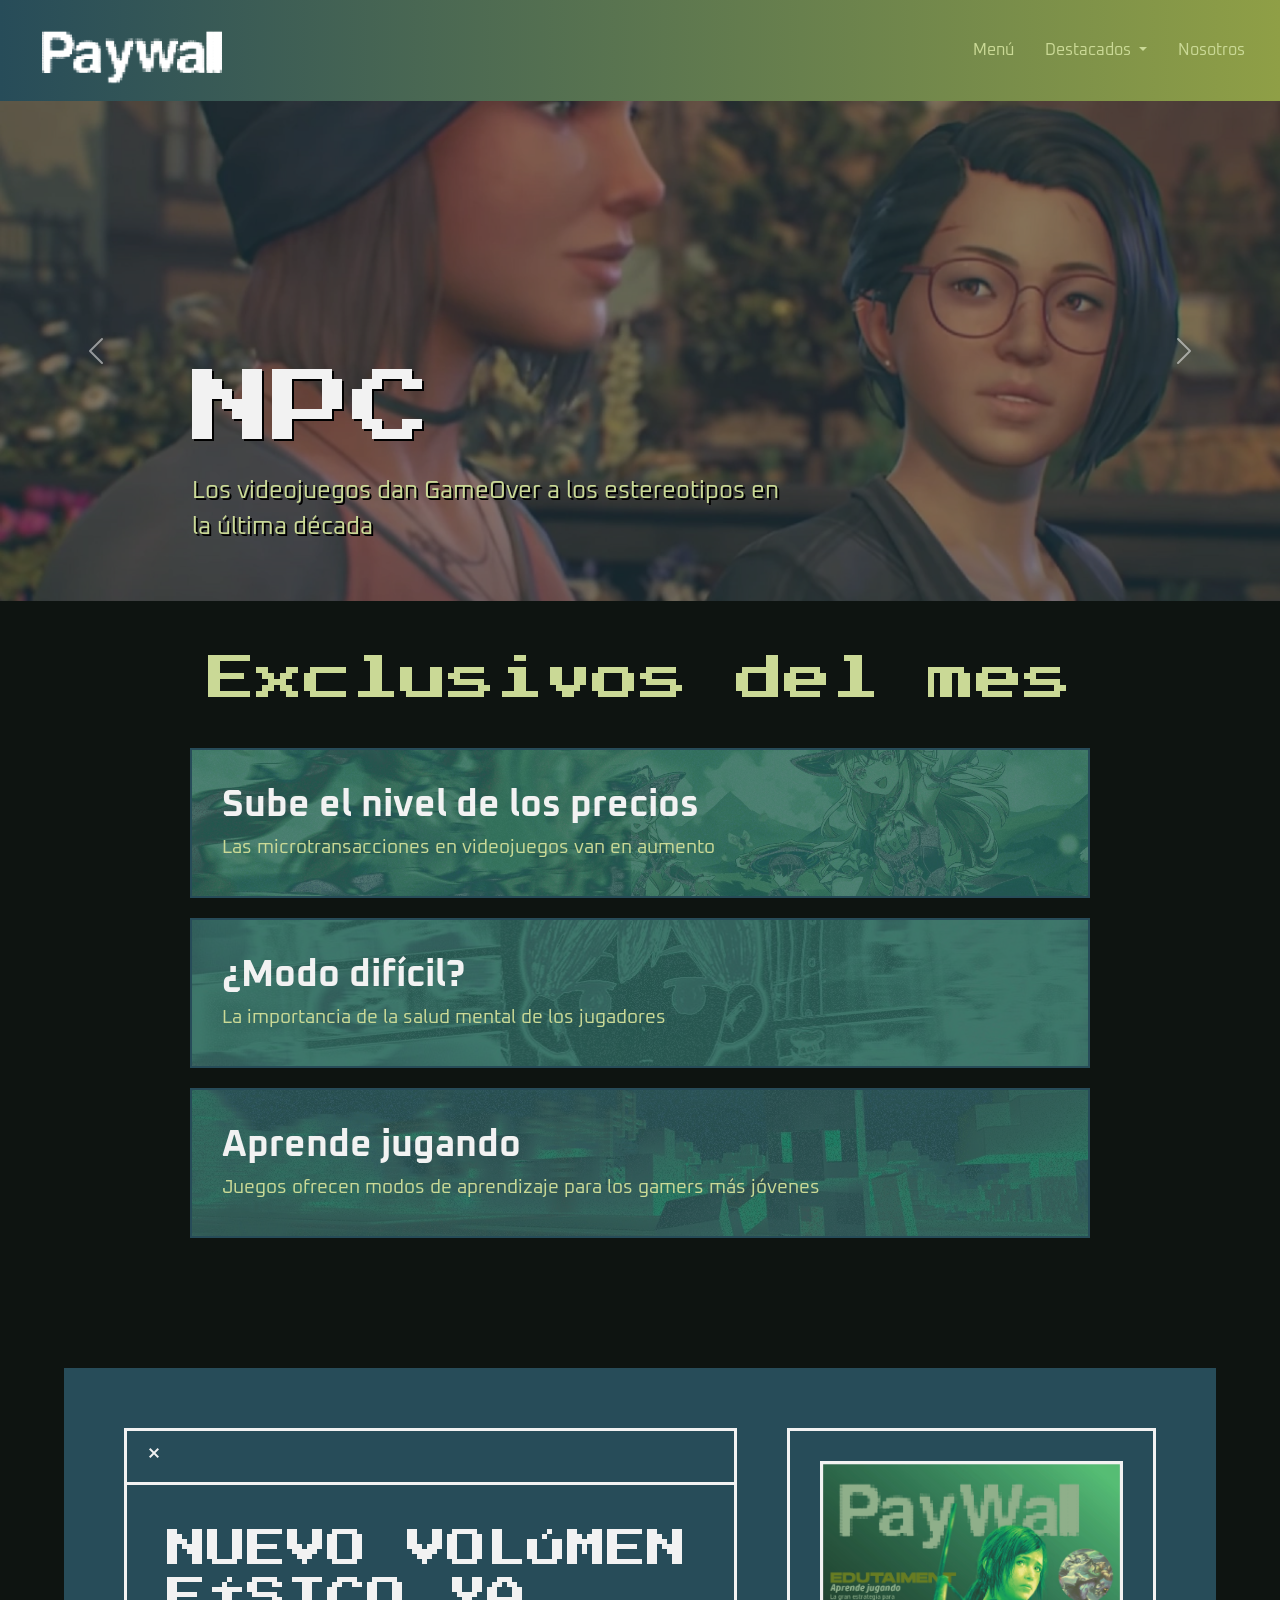
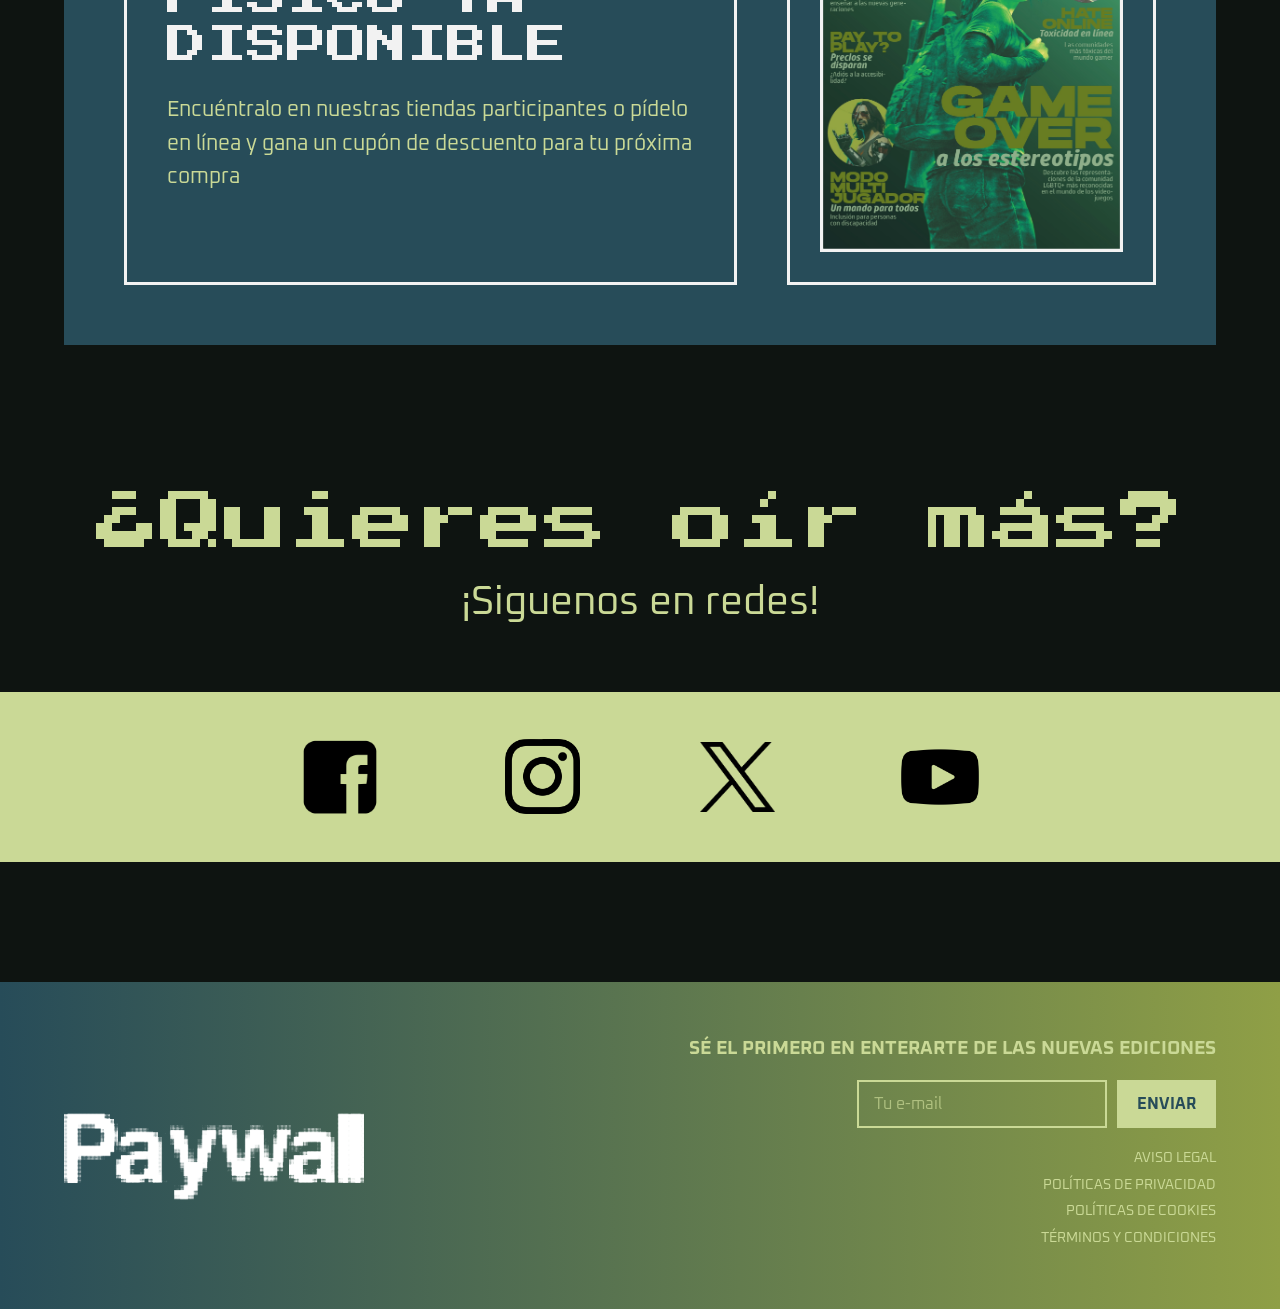
<file: index.html>
<!DOCTYPE html>
<html lang="es">
<head>
    <meta charset="UTF-8">
    <meta name="viewport" content="width=device-width, initial-scale=1.0">
    <link rel="stylesheet" href="paywall.css">
    <link href="https://cdn.jsdelivr.net/npm/bootstrap@5.3.8/dist/css/bootstrap.min.css" rel="stylesheet" integrity="sha384-sRIl4kxILFvY47J16cr9ZwB07vP4J8+LH7qKQnuqkuIAvNWLzeN8tE5YBujZqJLB" crossorigin="anonymous">
    <link href="https://fonts.googleapis.com/css2?family=Press+Start+2P&display=swap" rel="stylesheet">
    <link href="https://fonts.googleapis.com/css2?family=Oxanium:wght@200..800&family=Press+Start+2P&display=swap" rel="stylesheet">
    <link rel="stylesheet" href="https://fonts.googleapis.com/css2?family=Material+Symbols+Outlined:opsz,wght,FILL,GRAD@24,400,0,0&icon_names=close_small" />
    <title>Paywall</title>
</head>
<body>
    
   
    <nav class="navbar navbar-expand-lg mi-barra-nav">
        <div class="container-fluid">
            <a class="navbar-brand logo-paywall" href="index.html">
             <img src="logopaywall.png" alt="Paywall" width="180">
            </a>

            <button class="navbar-toggler" type="button" data-bs-toggle="collapse" data-bs-target="#menuPaywall">
                <span class="navbar-toggler-icon"></span>
            </button>

            <div class="collapse navbar-collapse" id="menuPaywall">
                <ul class="navbar-nav ms-auto mb-2 mb-lg-0">
                    <li class="nav-item">
                    <a class="nav-link boton-nav" href="menu.html">Menú</a>
                    </li>
                
                    <li class="nav-item dropdown">
                        <a class="nav-link dropdown-toggle boton-nav" href="#" role="button" data-bs-toggle="dropdown">
                            Destacados
                        </a>
                        <ul class="dropdown-menu caja-opciones">
                            <li><a class="dropdown-item item-link" href="npc.html">NPC</a></li>
                            <li><a class="dropdown-item item-link" href="gameaid.html">Game Aid</a></li>
                            <li><a class="dropdown-item item-link" href="mutepo.html">Mute point</a></li>
                        </ul>
                    </li>

                    <li class="nav-item">
                        <a class="nav-link boton-nav" href="nosotros.html">Nosotros</a>
                    </li>
                </ul>
            </div>
        </div>
    </nav>


 <!-- FIN DE BARRA NAV-------------------------------------------------------------------------------------------------- -->

 <div id="carruselPaywall" class="carousel slide" data-bs-ride="carousel">
  <div class="carousel-inner">

    <div class="carousel-item active">
      <a href="npc.html">
        <div class="overlay"></div>
        <img src="npctitulo.jpg" class="d-block w-100 img-carrusel" alt="NPC">
        <div class="carousel-caption">
          <h2 class="titulo-carrusel">NPC</h2>
          <p class="subtitulo-carrusel">Los videojuegos dan GameOver a los estereotipos en la última década</p>
        </div>
      </a>
    </div>

    <div class="carousel-item">
      <a href="gameaid.html">
        <div class="overlay"></div>
        <img src="animalcros.png" class="d-block w-100 img-carrusel" alt="Game Aid">
        <div class="carousel-caption">
          <h2 class="titulo-carrusel">Game Aid</h2>
          <p class="subtitulo-carrusel">Comunidades gamer transforman el juego en redes de apoyo, convivencia y solidaridad digital.</p>
        </div>
      </a>
    </div>

    <div class="carousel-item">
      <a href="mutepo.html">
        <div class="overlay"></div>
        <img src="valorant.jpg" class="d-block w-100 img-carrusel" alt="Mute Point">
        <div class="carousel-caption">
          <h2 class="titulo-carrusel">Mute Point</h2>
          <p class="subtitulo-carrusel">Insultos, acoso y discriminación: el lado más tóxico de las comunidades en línea.</p>
        </div>
      </a>
    </div>

    </div>

        <button class="carousel-control-prev" type="button" data-bs-target="#carruselPaywall" data-bs-slide="prev">
            <span class="carousel-control-prev-icon" aria-hidden="true"></span>
        </button>
        <button class="carousel-control-next" type="button" data-bs-target="#carruselPaywall" data-bs-slide="next">
            <span class="carousel-control-next-icon" aria-hidden="true"></span>
        </button>
    </div>



    <!-- Exclusivos------------------------------------------------------------------------------------------------------------------------------------------------------------- -->

    <section class="seccion-exclusivos">
        <h2 class="titulo-seccion">Exclusivos del mes</h2>

        <div class="contenedor-exclusivos">
            <a href="https://www.youtube.com/watch?v=WE1y2TnYfxY&list=RDWE1y2TnYfxY&start_radio=1&t=5s" class="tarjeta-exclusiva">
                <div class="capa-verde"></div>
                <img src="genshin.jpeg" alt="Microtransacciones">
                <div class="texto-tarjeta">
                    <h2>Sube el nivel de los precios</h2>
                    <p>Las microtransacciones en videojuegos van en aumento</p>
                </div>
            </a>

            <a href="https://www.youtube.com/watch?v=xESS0f9qaEo" class="tarjeta-exclusiva">
                <div class="capa-verde"></div>
                <img src="niñoanime.jpeg" alt="Salud Mental">
                <div class="texto-tarjeta">
                    <h2>¿Modo difícil?</h2>
                    <p>La importancia de la salud mental de los jugadores</p>
                </div>
            </a>

            <a href="https://www.youtube.com/watch?v=gQaCiOdQKxk" class="tarjeta-exclusiva">
                <div class="capa-verde"></div>
                <img src="minecraft.jpeg" alt="Aprendizaje">
                <div class="texto-tarjeta">
                    <h2>Aprende jugando</h2>
                    <p>Juegos ofrecen modos de aprendizaje para los gamers más jóvenes</p>
                </div>
            </a>
        </div>
    </section>



    <!-- ANUNCIO VOLUMEN---------------------------------------------------------------------------------------------------------------------->

    <section class="seccion-anuncio">
        <div class="contenedor-principal-v">
            
            <div class="caja-borde-blanco">
                <div class="pestaña-x">
                    <span class="material-symbols-outlined">close_small</span>
                </div>
                <div class="contenido-txt">
                    <h2 class="titulo-v">NUEVO VOLÚMEN FÍSICO YA DISPONIBLE</h2>
                    <p class="parrafo-v">Encuéntralo en nuestras tiendas participantes o pídelo en línea y gana un cupón de descuento para tu próxima compra</p>
                </div>
            </div>

            <div class="caja-borde-blanco caja-imagen">
                <div class="marco-foto">
                    <img src="portada.jpg" alt="Revista" class="img-final">
                </div>
            </div>

        </div>
    </section>


    <!-- REDES SOCIALES------------------------------------------- -->


    <section class="seccion-social-superior">
        <h2 class="titulo-pixel">¿Quieres oír más?</h2>
        <p class="subtitulo-cuerpo">¡Siguenos en redes!</p>
    </section>

    <footer class="barra-redes">
        <div class="contenedor-iconos">
            <a href="https://www.youtube.com/watch?v=NATSpYWERIE&list=RDNATSpYWERIE&start_radio=1&t=22s" class="link-social"><img src="fb.png" alt="Facebook"></a>
            <a href="https://www.youtube.com/watch?v=nqSy4mX7HuM&list=RDnqSy4mX7HuM&start_radio=1" class="link-social-small"><img src="insta.png" alt="Instagram"></a>
            <a href="https://www.youtube.com/watch?v=9J62hGda9BQ&list=RD9J62hGda9BQ&start_radio=1&t=21s" class="link-social-small"><img src="twitter.png" alt="Twitter"></a>
            <a href="https://www.youtube.com/watch?v=h9uFQv3t1AU&list=RDh9uFQv3t1AU&start_radio=1" class="link-social"><img src="yt.png" alt="YouTube"></a>
        </div>
    </footer>

    <div class="espacio-vacio-final"></div>


    <!-- CINTA FINAL---------------------------------------------------------- -->

    <section class="cinta-final">
        <div class="contenedor-cinta">
            <div class="bloque-logo">
                <img src="logopaywall.png" alt="Paywall Logo" class="logo-footer">
            </div>

            <div class="bloque-newsletter">
                <h3 class="txt-newsletter-grande">SÉ EL PRIMERO EN ENTERARTE DE LAS NUEVAS EDICIONES</h3>
                
                <div class="caja-suscripcion">
                    <input type="email" placeholder="Tu e-mail" class="input-email">
                    <button type="submit" class="btn-enviar">ENVIAR</button>
                </div>

                <ul class="lista-info">
                    <li>AVISO LEGAL</li>
                    <li>POLÍTICAS DE PRIVACIDAD</li>
                    <li>POLÍTICAS DE COOKIES</li>
                    <li>TÉRMINOS Y CONDICIONES</li>
                </ul>
            </div>
        </div>
    </section>












    <script src="https://cdn.jsdelivr.net/npm/bootstrap@5.3.8/dist/js/bootstrap.bundle.min.js" integrity="sha384-FKyoEForCGlyvwx9Hj09JcYn3nv7wiPVlz7YYwJrWVcXK/BmnVDxM+D2scQbITxI" crossorigin="anonymous"></script>

</body>
</html>
</file>
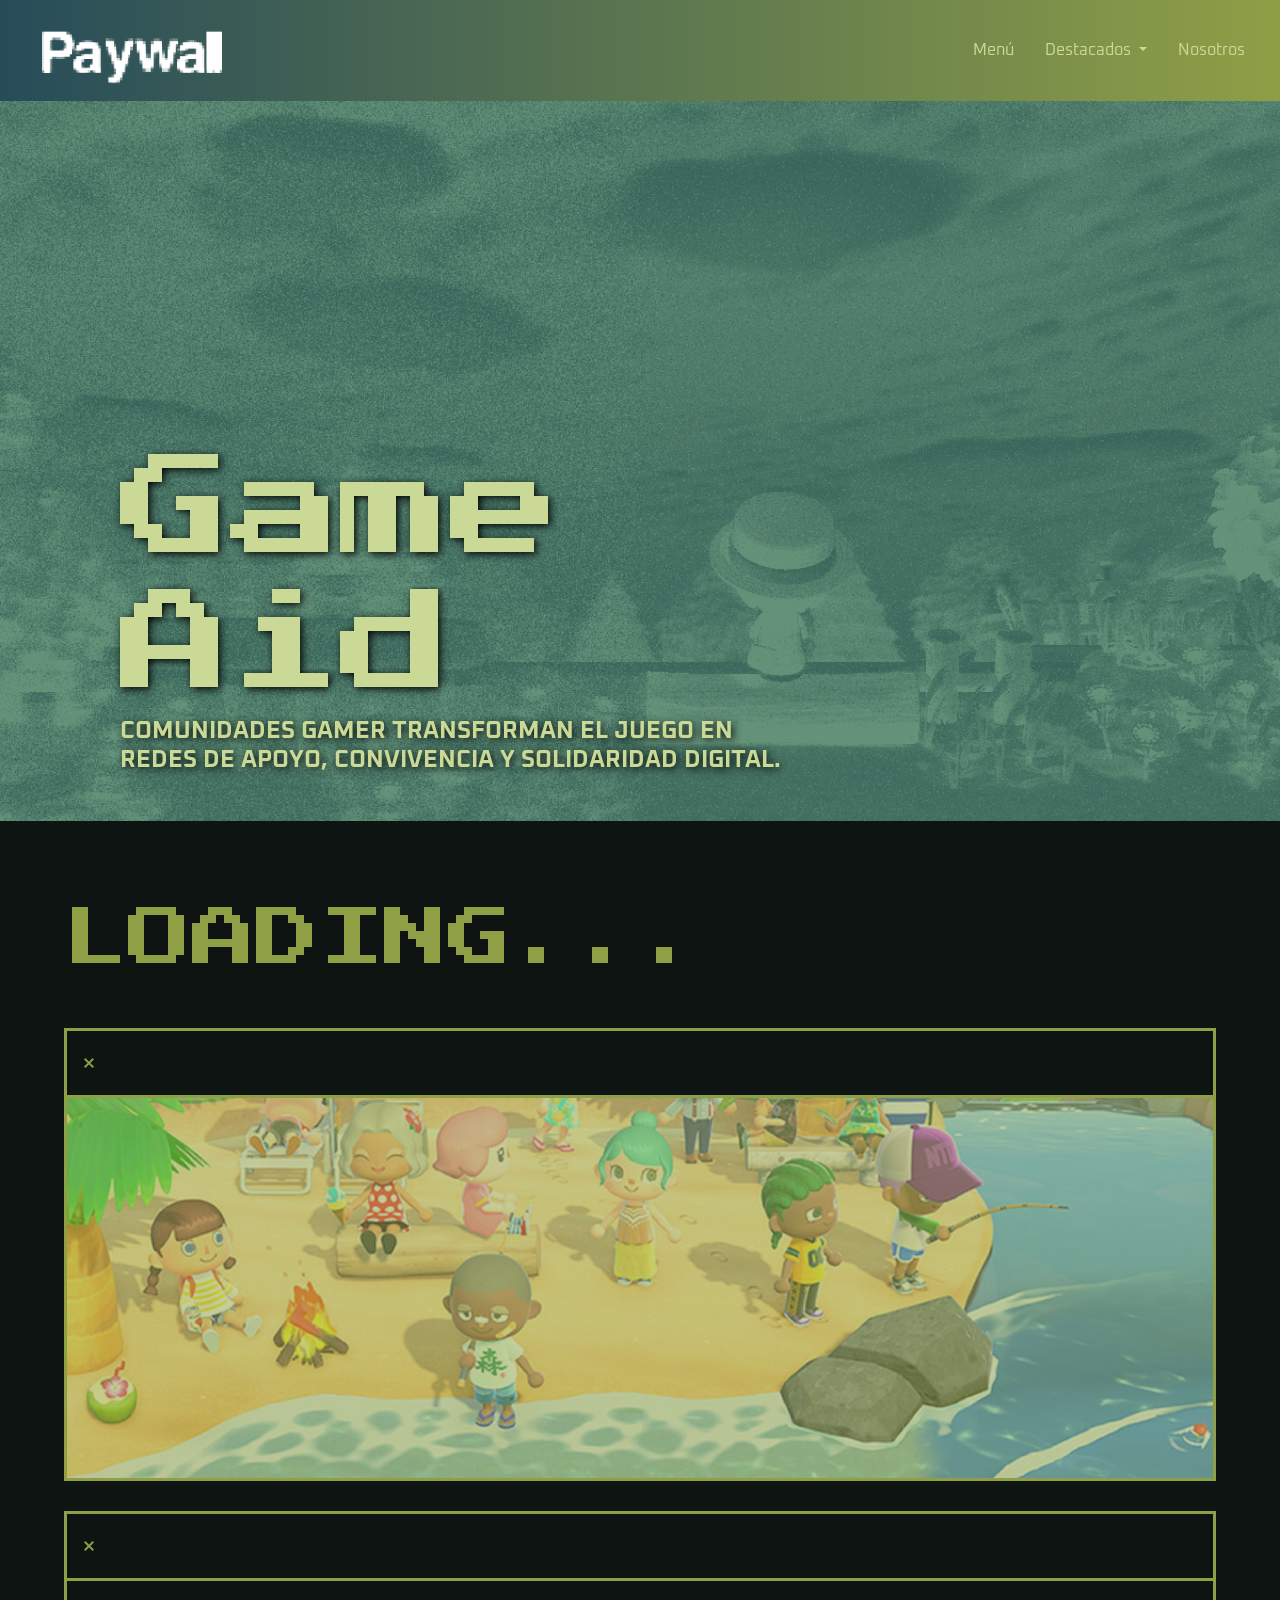
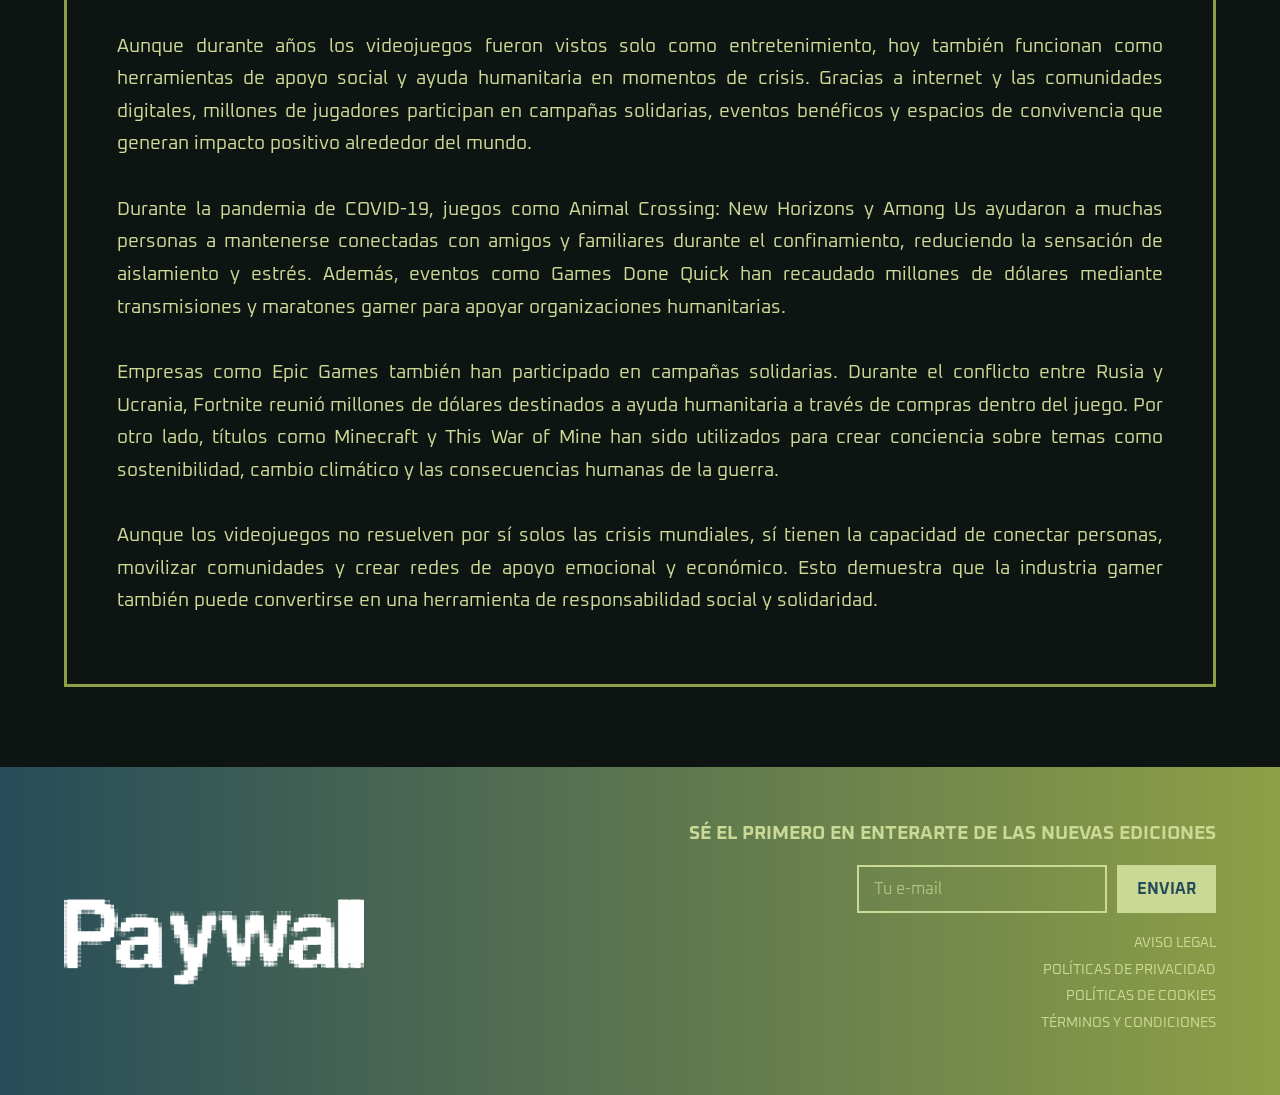
<file: gameaid.html>
<!DOCTYPE html>
<html lang="es">
<head>
    <meta charset="UTF-8">
    <meta name="viewport" content="width=device-width, initial-scale=1.0">
    <link rel="stylesheet" href="paywall.css">
    <link href="https://cdn.jsdelivr.net/npm/bootstrap@5.3.8/dist/css/bootstrap.min.css" rel="stylesheet" integrity="sha384-sRIl4kxILFvY47J16cr9ZwB07vP4J8+LH7qKQnuqkuIAvNWLzeN8tE5YBujZqJLB" crossorigin="anonymous">
    <link href="https://fonts.googleapis.com/css2?family=Press+Start+2P&display=swap" rel="stylesheet">
    <link href="https://fonts.googleapis.com/css2?family=Oxanium:wght@200..800&family=Press+Start+2P&display=swap" rel="stylesheet">
    <link rel="stylesheet" href="https://fonts.googleapis.com/css2?family=Material+Symbols+Outlined:opsz,wght,FILL,GRAD@24,400,0,0&icon_names=close_small" />


    <title>Paywall</title>
</head>
<body>
    
   
     <nav class="navbar navbar-expand-lg mi-barra-nav">
        <div class="container-fluid">
            <a class="navbar-brand logo-paywall" href="index.html">
             <img src="logopaywall.png" alt="Paywall" width="180">
            </a>

            <button class="navbar-toggler" type="button" data-bs-toggle="collapse" data-bs-target="#menuPaywall">
                <span class="navbar-toggler-icon"></span>
            </button>

            <div class="collapse navbar-collapse" id="menuPaywall">
                <ul class="navbar-nav ms-auto mb-2 mb-lg-0">
                    <li class="nav-item">
                    <a class="nav-link boton-nav" href="menu.html">Menú</a>
                    </li>
                
                    <li class="nav-item dropdown">
                        <a class="nav-link dropdown-toggle boton-nav" href="#" role="button" data-bs-toggle="dropdown">
                            Destacados
                        </a>
                        <ul class="dropdown-menu caja-opciones">
                            <li><a class="dropdown-item item-link" href="npc.html">NPC</a></li>
                            <li><a class="dropdown-item item-link" href="gameaid.html">Game Aid</a></li>
                            <li><a class="dropdown-item item-link" href="mutepo.html">Mute point</a></li>
                        </ul>
                    </li>

                    <li class="nav-item">
                        <a class="nav-link boton-nav" href="nosotros.html">Nosotros</a>
                    </li>
                </ul>
            </div>
        </div>
    </nav>


    <!-- PORTADA ARTICULO--------------------------------- -->


    <section class="seccion-portada-art portada-gameaid">
        <div class="overlay-art"></div>
        
        <div class="contenido-art">
            <h2 class="titulo-art">Game Aid</h2>
            <p class="balazo-art">
                Comunidades gamer transforman el juego en redes de apoyo, convivencia y solidaridad digital.
            </p>
        </div>
    </section>


    <!-- ARTICULO-GAME AID--------------------------------------- -->

    <section class="seccion-editorial-loading">
        <div class="contenedor-editorial-max">
            <h2 class="titulo-fuera">Loading...</h2>

            <div class="ventana-editorial-img">
                <div class="cabecera-verde">
                    <span class="material-symbols-outlined">close_small</span>
                </div>
                <div class="cuerpo-foto-editorial">
                    <div class="overlay-verde-60"></div>
                    <img src="animal.jpg" alt="Animal Crossing Community" class="img-fit-cover">
                </div>
            </div>

            <div class="caja-loading ventana-texto-editorial">
                <div class="cabecera-verde">
                    <span class="material-symbols-outlined">close_small</span>
                </div>
                <div class="contenido-loading">
                    <p class="texto-evolucion">
                        Aunque durante años los videojuegos fueron vistos solo como entretenimiento, hoy también funcionan como herramientas de apoyo social y ayuda humanitaria en momentos de crisis. Gracias a internet y las comunidades digitales, millones de jugadores participan en campañas solidarias, eventos benéficos y espacios de convivencia que generan impacto positivo alrededor del mundo.
                        <br><br>
                        Durante la pandemia de COVID-19, juegos como Animal Crossing: New Horizons y Among Us ayudaron a muchas personas a mantenerse conectadas con amigos y familiares durante el confinamiento, reduciendo la sensación de aislamiento y estrés. Además, eventos como Games Done Quick han recaudado millones de dólares mediante transmisiones y maratones gamer para apoyar organizaciones humanitarias.
                        <br><br>
                        Empresas como Epic Games también han participado en campañas solidarias. Durante el conflicto entre Rusia y Ucrania, Fortnite reunió millones de dólares destinados a ayuda humanitaria a través de compras dentro del juego. Por otro lado, títulos como Minecraft y This War of Mine han sido utilizados para crear conciencia sobre temas como sostenibilidad, cambio climático y las consecuencias humanas de la guerra.
                        <br><br>
                        Aunque los videojuegos no resuelven por sí solos las crisis mundiales, sí tienen la capacidad de conectar personas, movilizar comunidades y crear redes de apoyo emocional y económico. Esto demuestra que la industria gamer también puede convertirse en una herramienta de responsabilidad social y solidaridad.
            </div>

        </div>
    </section>



    <!-- CINTA FINAL---------------------------------------------------------- -->

    <section class="cinta-final">
        <div class="contenedor-cinta">
            <div class="bloque-logo">
                <img src="logopaywall.png" alt="Paywall Logo" class="logo-footer">
            </div>

            <div class="bloque-newsletter">
                <h3 class="txt-newsletter-grande">SÉ EL PRIMERO EN ENTERARTE DE LAS NUEVAS EDICIONES</h3>
                
                <div class="caja-suscripcion">
                    <input type="email" placeholder="Tu e-mail" class="input-email">
                    <button type="submit" class="btn-enviar">ENVIAR</button>
                </div>

                <ul class="lista-info">
                    <li>AVISO LEGAL</li>
                    <li>POLÍTICAS DE PRIVACIDAD</li>
                    <li>POLÍTICAS DE COOKIES</li>
                    <li>TÉRMINOS Y CONDICIONES</li>
                </ul>
            </div>
        </div>
    </section>














    <script src="https://cdn.jsdelivr.net/npm/bootstrap@5.3.8/dist/js/bootstrap.bundle.min.js" integrity="sha384-FKyoEForCGlyvwx9Hj09JcYn3nv7wiPVlz7YYwJrWVcXK/BmnVDxM+D2scQbITxI" crossorigin="anonymous"></script>

</body>
</html>
</file>
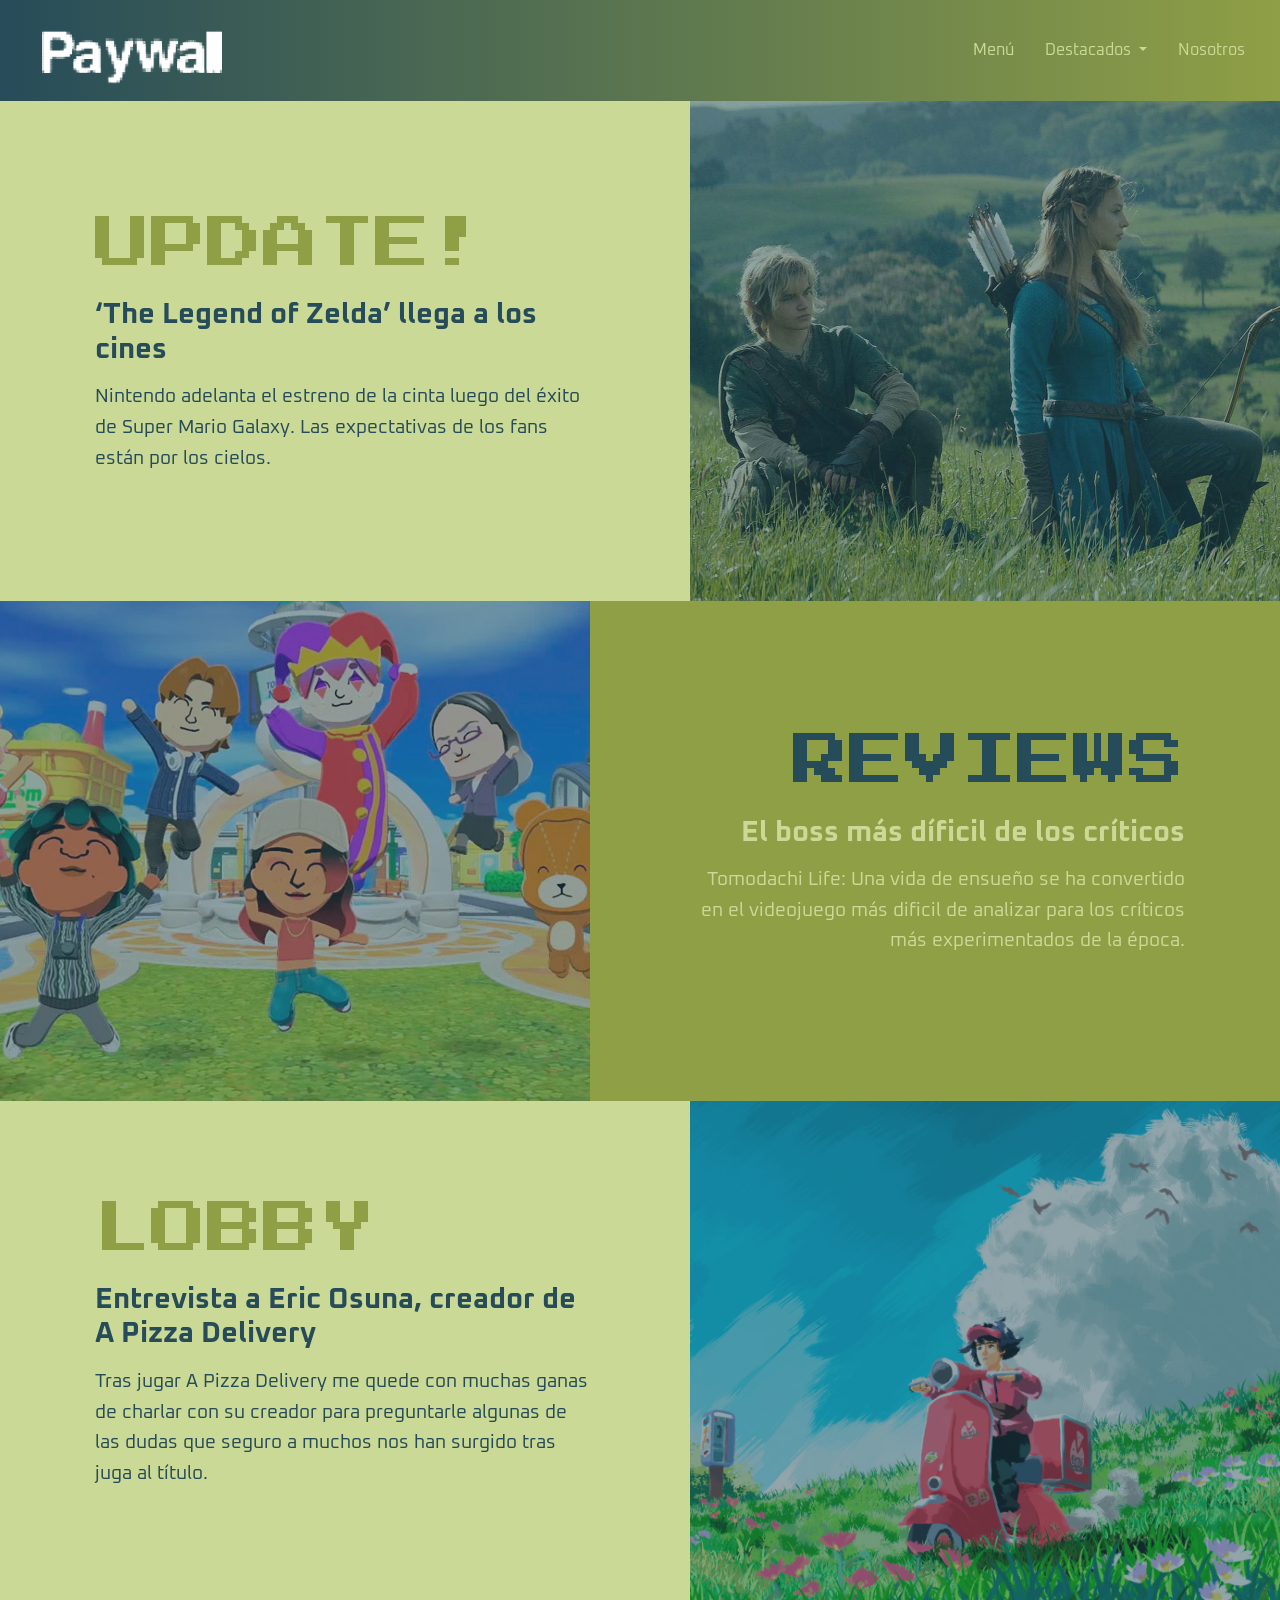
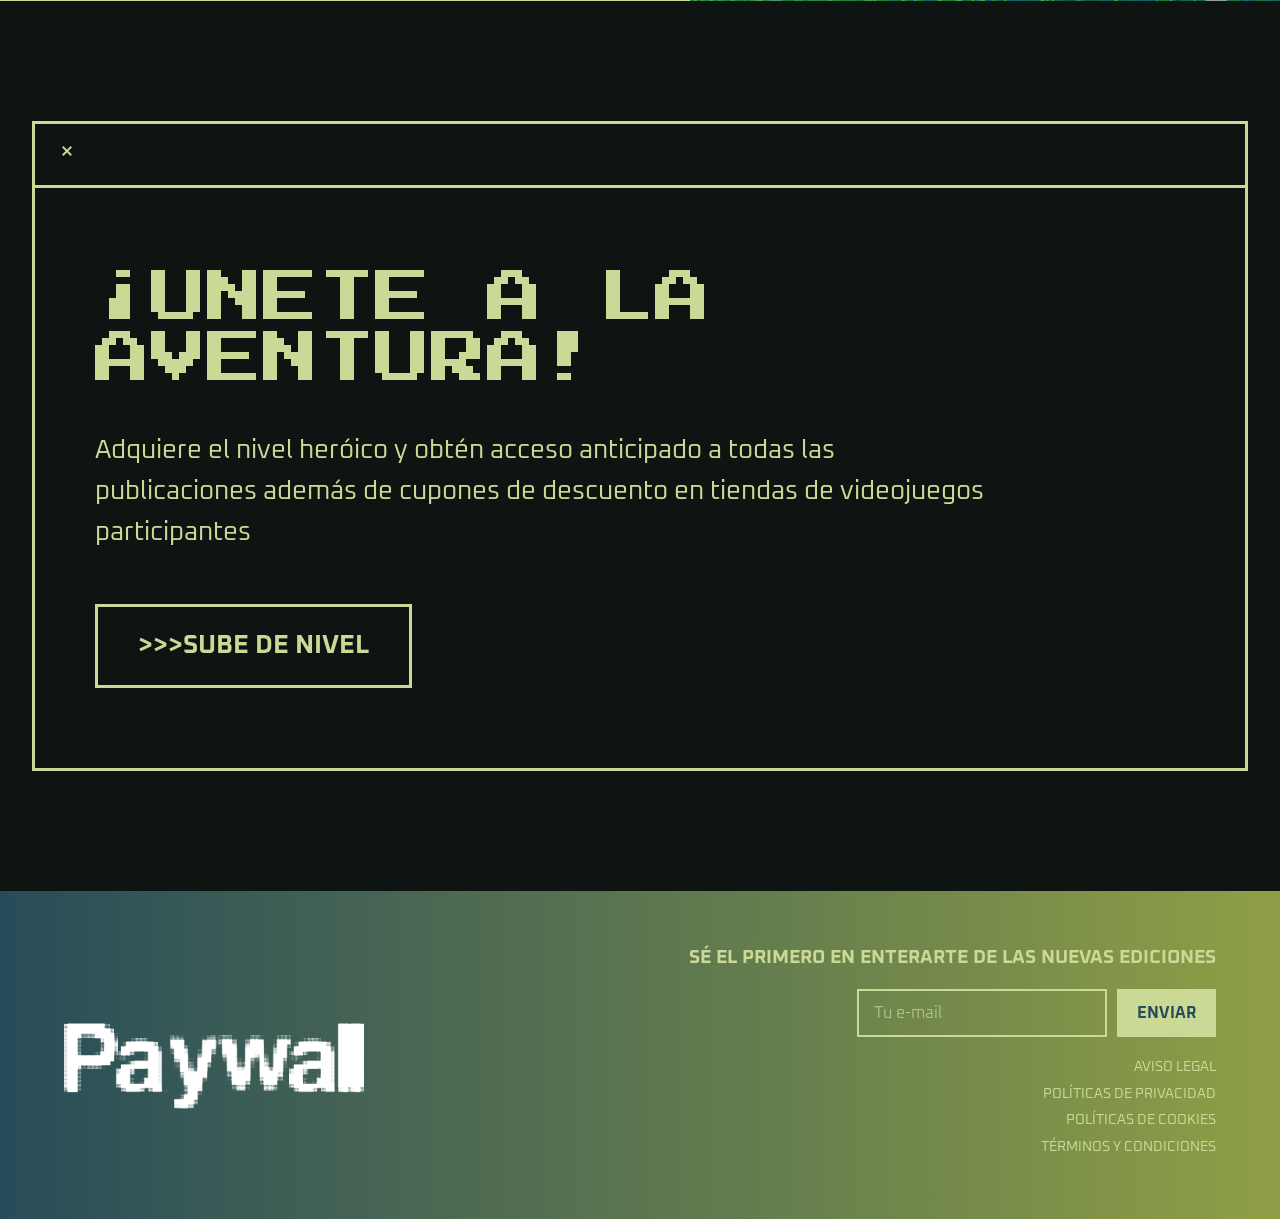
<file: menu.html>
<!DOCTYPE html>
<html lang="es">
<head>
    <meta charset="UTF-8">
    <meta name="viewport" content="width=device-width, initial-scale=1.0">
    <link rel="stylesheet" href="paywall.css">
    <link href="https://cdn.jsdelivr.net/npm/bootstrap@5.3.8/dist/css/bootstrap.min.css" rel="stylesheet" integrity="sha384-sRIl4kxILFvY47J16cr9ZwB07vP4J8+LH7qKQnuqkuIAvNWLzeN8tE5YBujZqJLB" crossorigin="anonymous">
    <link href="https://fonts.googleapis.com/css2?family=Press+Start+2P&display=swap" rel="stylesheet">
    <link href="https://fonts.googleapis.com/css2?family=Oxanium:wght@200..800&family=Press+Start+2P&display=swap" rel="stylesheet">
    <link rel="stylesheet" href="https://fonts.googleapis.com/css2?family=Material+Symbols+Outlined:opsz,wght,FILL,GRAD@24,400,0,0&icon_names=close_small" />


    <title>Paywall</title>
</head>
<body>
    
   
     <nav class="navbar navbar-expand-lg mi-barra-nav">
        <div class="container-fluid">
            <a class="navbar-brand logo-paywall" href="index.html">
             <img src="logopaywall.png" alt="Paywall" width="180">
            </a>

            <button class="navbar-toggler" type="button" data-bs-toggle="collapse" data-bs-target="#menuPaywall">
                <span class="navbar-toggler-icon"></span>
            </button>

            <div class="collapse navbar-collapse" id="menuPaywall">
                <ul class="navbar-nav ms-auto mb-2 mb-lg-0">
                    <li class="nav-item">
                    <a class="nav-link boton-nav" href="menu.html">Menú</a>
                    </li>
                
                    <li class="nav-item dropdown">
                        <a class="nav-link dropdown-toggle boton-nav" href="#" role="button" data-bs-toggle="dropdown">
                            Destacados
                        </a>
                        <ul class="dropdown-menu caja-opciones">
                            <li><a class="dropdown-item item-link" href="npc.html">NPC</a></li>
                            <li><a class="dropdown-item item-link" href="gameaid.html">Game Aid</a></li>
                            <li><a class="dropdown-item item-link" href="mutepo.html">Mute point</a></li>
                        </ul>
                    </li>

                    <li class="nav-item">
                        <a class="nav-link boton-nav" href="nosotros.html">Nosotros</a>
                    </li>
                </ul>
            </div>
        </div>
    </nav>

    <!-- SECCIÓN DE NOTICIAS--------------------------------------------- -->
     <!-- UNO-------------------------------------------------- -->

    <section class="seccion-update">
        <div class="columna-info">
            <div class="contenedor-texto">
                <a href="#" class="link-update">
                    <h2 class="titulo-update">UPDATE!</h2>
                </a>
                <h3 class="subtitulo-update">‘The Legend of Zelda’ llega a los cines</h3>
                <p class="cuerpo-update">
                    Nintendo adelanta el estreno de la cinta luego del éxito de Super Mario Galaxy. 
                    Las expectativas de los fans están por los cielos.
                </p>
            </div>
        </div>

        <div class="columna-imagen">
            <div class="overlay-verde"></div>
            <img src="zelda.jpg" alt="Zelda Movie Update" class="img-zelda">
        </div>
    </section>


    <!-- DOS------------------------ -->

    <section class="seccion-reviews">
        <div class="columna-imagen-rev">
            <div class="overlay-verde-rev"></div>
            <img src="tomodachi.jpg" alt="Tomodachi Life Review" class="img-rev">
        </div>

        <div class="columna-info-rev">
            <div class="contenedor-texto-rev">
                <a href="#" class="link-reviews">
                    <h2 class="titulo-reviews">REVIEWS</h2>
                </a>
                <h3 class="subtitulo-reviews">El boss más díficil de los críticos</h3>
                <p class="cuerpo-reviews">
                    Tomodachi Life: Una vida de ensueño se ha convertido en el videojuego más dificil de analizar para los críticos más experimentados de la época.
                </p>
            </div>
        </div>
    </section>

    <!-- TRES-------------------------- -->
     <section class="seccion-update">
        <div class="columna-info">
            <div class="contenedor-texto">
                <a href="#" class="link-update">
                    <h2 class="titulo-update">LOBBY</h2>
                </a>
                <h3 class="subtitulo-update">Entrevista a Eric Osuna, creador de A Pizza Delivery</h3>
                <p class="cuerpo-update">
                    Tras jugar A Pizza Delivery me quede con muchas ganas de charlar con su creador para preguntarle algunas de las dudas que seguro a muchos nos han surgido tras juga al título.
                </p>
            </div>
        </div>

        <div class="columna-imagen">
            <div class="overlay-verde"></div>
            <img src="pizza.avif" alt="Zelda Movie Update" class="img-zelda">
        </div>
    </section>



    <!-- SUBSCRIPCION----------------------------------------- -->

    <section class="seccion-aventura-limpia">
        <div class="contenedor-aventura-max">
            
            <div class="ventana-retro">
                <div class="cabecera-x">
                    <span class="material-symbols-outlined">close_small</span>
                </div>
                
                <div class="contenido-grande">
                    <h2 class="titulo-aventura-max">¡UNETE A LA AVENTURA!</h2>
                    <p class="cuerpo-aventura-max">
                        Adquiere el nivel heróico y obtén acceso anticipado a todas las publicaciones 
                        además de cupones de descuento en tiendas de videojuegos participantes
                    </p>
                    
                    <a href="#" class="boton-nivel-retro">>>>SUBE DE NIVEL</a>
                </div>
            </div>

        </div>
    </section>


    <!-- CINTA FINAL---------------------------------------------------------- -->

    <section class="cinta-final">
        <div class="contenedor-cinta">
            <div class="bloque-logo">
                <img src="logopaywall.png" alt="Paywall Logo" class="logo-footer">
            </div>

            <div class="bloque-newsletter">
                <h3 class="txt-newsletter-grande">SÉ EL PRIMERO EN ENTERARTE DE LAS NUEVAS EDICIONES</h3>
                
                <div class="caja-suscripcion">
                    <input type="email" placeholder="Tu e-mail" class="input-email">
                    <button type="submit" class="btn-enviar">ENVIAR</button>
                </div>

                <ul class="lista-info">
                    <li>AVISO LEGAL</li>
                    <li>POLÍTICAS DE PRIVACIDAD</li>
                    <li>POLÍTICAS DE COOKIES</li>
                    <li>TÉRMINOS Y CONDICIONES</li>
                </ul>
            </div>
        </div>
    </section>














    <script src="https://cdn.jsdelivr.net/npm/bootstrap@5.3.8/dist/js/bootstrap.bundle.min.js" integrity="sha384-FKyoEForCGlyvwx9Hj09JcYn3nv7wiPVlz7YYwJrWVcXK/BmnVDxM+D2scQbITxI" crossorigin="anonymous"></script>

</body>
</html>
</file>
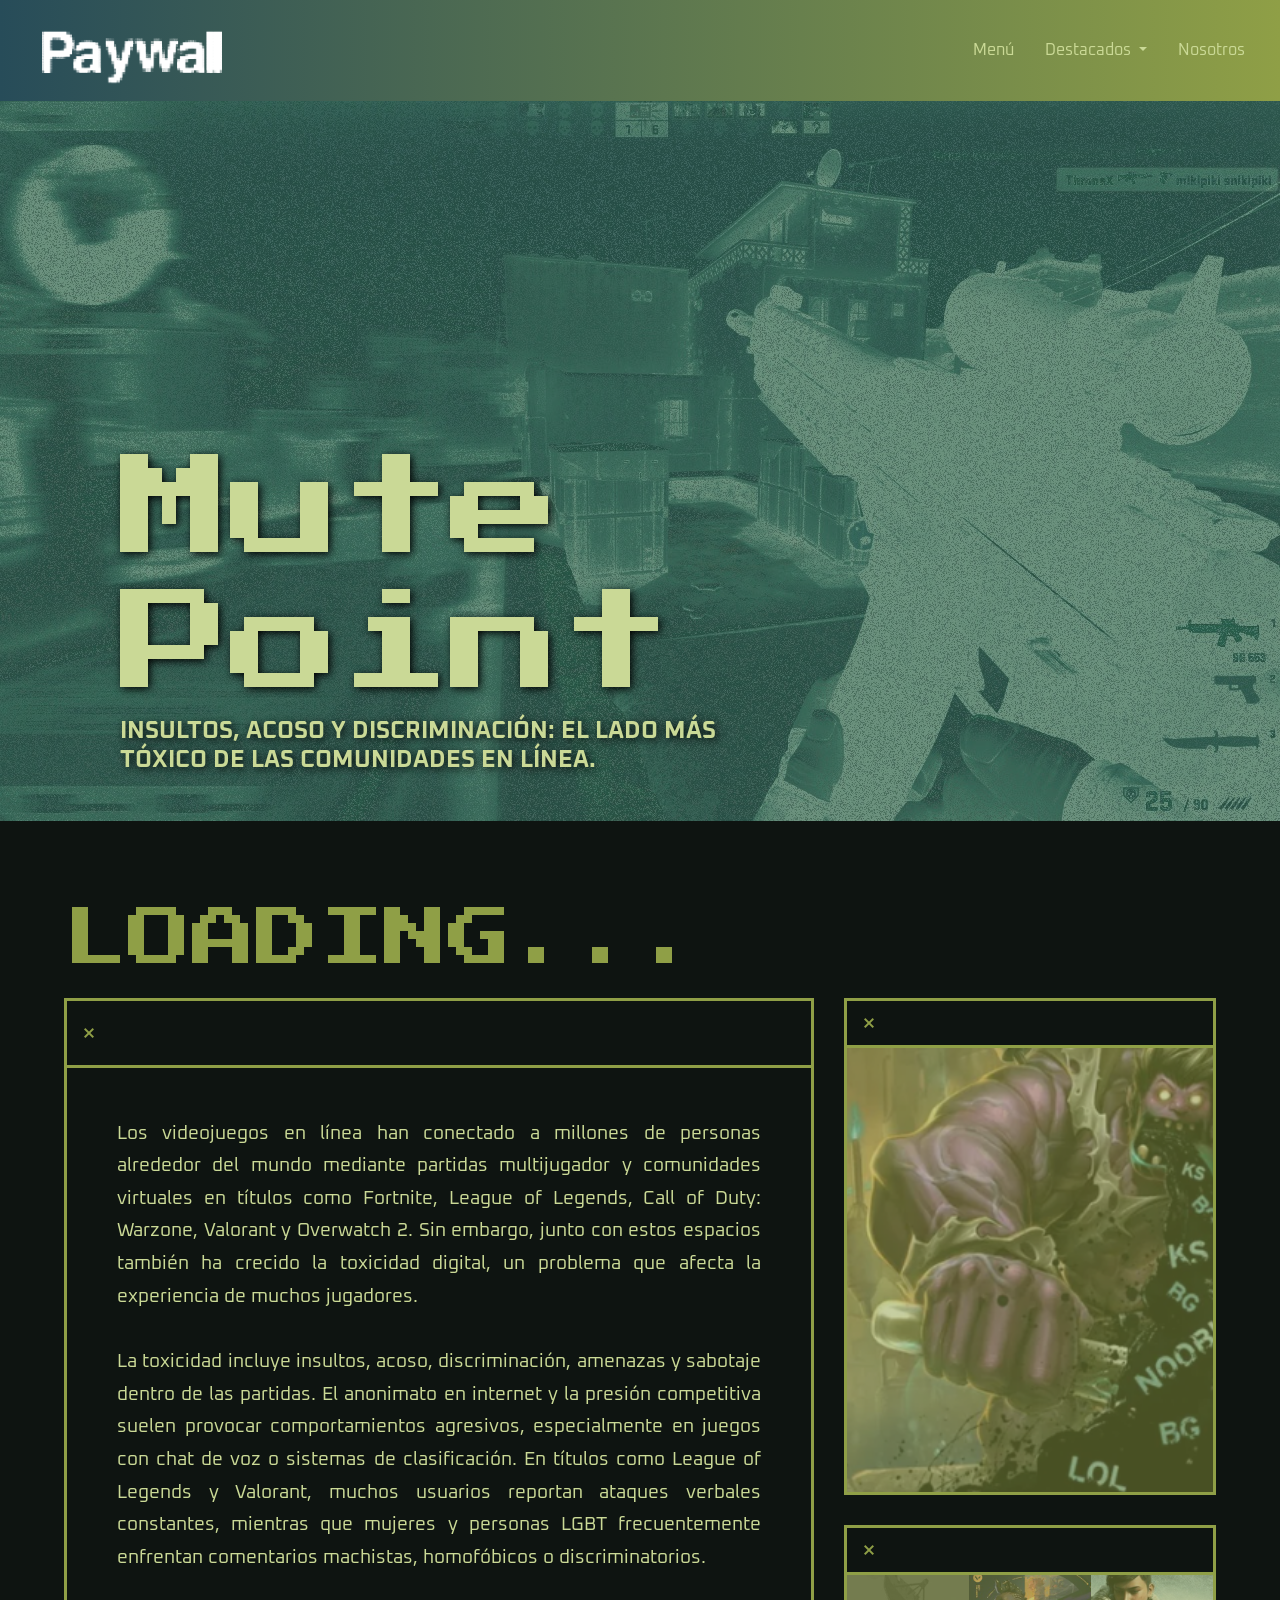
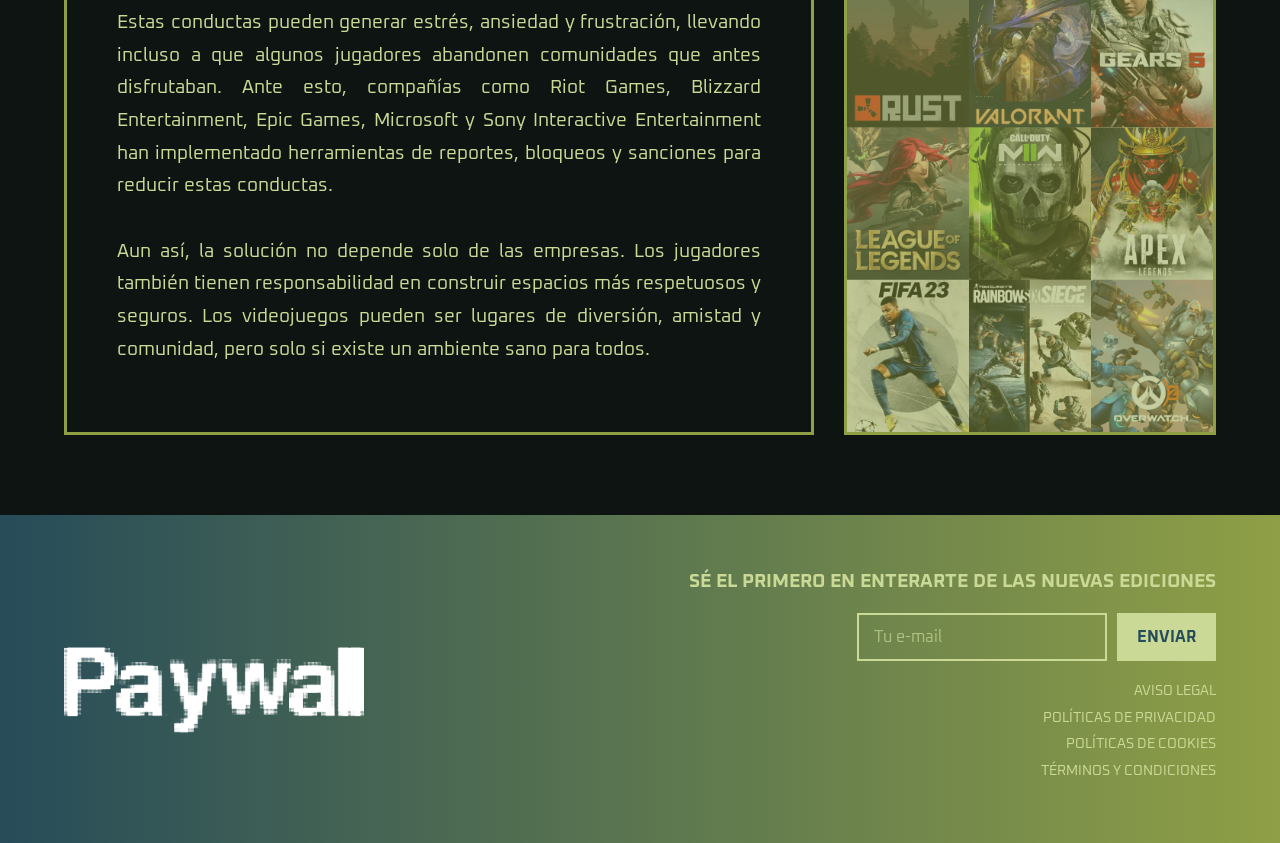
<file: mutepo.html>
<!DOCTYPE html>
<html lang="es">
<head>
    <meta charset="UTF-8">
    <meta name="viewport" content="width=device-width, initial-scale=1.0">
    <link rel="stylesheet" href="paywall.css">
    <link href="https://cdn.jsdelivr.net/npm/bootstrap@5.3.8/dist/css/bootstrap.min.css" rel="stylesheet" integrity="sha384-sRIl4kxILFvY47J16cr9ZwB07vP4J8+LH7qKQnuqkuIAvNWLzeN8tE5YBujZqJLB" crossorigin="anonymous">
    <link href="https://fonts.googleapis.com/css2?family=Press+Start+2P&display=swap" rel="stylesheet">
    <link href="https://fonts.googleapis.com/css2?family=Oxanium:wght@200..800&family=Press+Start+2P&display=swap" rel="stylesheet">
    <link rel="stylesheet" href="https://fonts.googleapis.com/css2?family=Material+Symbols+Outlined:opsz,wght,FILL,GRAD@24,400,0,0&icon_names=close_small" />


    <title>Paywall</title>
</head>
<body>
    
   
     <nav class="navbar navbar-expand-lg mi-barra-nav">
        <div class="container-fluid">
            <a class="navbar-brand logo-paywall" href="index.html">
             <img src="logopaywall.png" alt="Paywall" width="180">
            </a>

            <button class="navbar-toggler" type="button" data-bs-toggle="collapse" data-bs-target="#menuPaywall">
                <span class="navbar-toggler-icon"></span>
            </button>

            <div class="collapse navbar-collapse" id="menuPaywall">
                <ul class="navbar-nav ms-auto mb-2 mb-lg-0">
                    <li class="nav-item">
                    <a class="nav-link boton-nav" href="menu.html">Menú</a>
                    </li>
                
                    <li class="nav-item dropdown">
                        <a class="nav-link dropdown-toggle boton-nav" href="#" role="button" data-bs-toggle="dropdown">
                            Destacados
                        </a>
                        <ul class="dropdown-menu caja-opciones">
                            <li><a class="dropdown-item item-link" href="npc.html">NPC</a></li>
                            <li><a class="dropdown-item item-link" href="gameaid.html">Game Aid</a></li>
                            <li><a class="dropdown-item item-link" href="mutepo.html">Mute point</a></li>
                        </ul>
                    </li>

                    <li class="nav-item">
                        <a class="nav-link boton-nav" href="nosotros.html">Nosotros</a>
                    </li>
                </ul>
            </div>
        </div>
    </nav>


    <!-- PORTADA ARTICULO--------------------------------- -->


    <section class="seccion-portada-art portada-mute">
        <div class="overlay-art"></div>
        
        <div class="contenido-art">
            <h2 class="titulo-art">Mute Point</h2>
            <p class="balazo-art">
                Insultos, acoso y discriminación: el lado más tóxico de las comunidades en línea.
            </p>
        </div>
    </section>

    <!-- ARTICULO--------------------------------- -->

    <section class="seccion-mute-point">
        <div class="contenedor-mute-max">
            <h2 class="titulo-fuera">Loading...</h2>

            <div class="fila-layout-mute">
                
                <div class="caja-loading ventana-texto-mute">
                    <div class="cabecera-verde">
                        <span class="material-symbols-outlined">close_small</span>
                    </div>
                    <div class="contenido-loading">
                        <p class="texto-evolucion">
                            Los videojuegos en línea han conectado a millones de personas alrededor del mundo mediante partidas multijugador y comunidades virtuales en títulos como Fortnite, League of Legends, Call of Duty: Warzone, Valorant y Overwatch 2. Sin embargo, junto con estos espacios también ha crecido la toxicidad digital, un problema que afecta la experiencia de muchos jugadores.
                            <br><br>
                            La toxicidad incluye insultos, acoso, discriminación, amenazas y sabotaje dentro de las partidas. El anonimato en internet y la presión competitiva suelen provocar comportamientos agresivos, especialmente en juegos con chat de voz o sistemas de clasificación. En títulos como League of Legends y Valorant, muchos usuarios reportan ataques verbales constantes, mientras que mujeres y personas LGBT frecuentemente enfrentan comentarios machistas, homofóbicos o discriminatorios.
                            <br><br>
                            Estas conductas pueden generar estrés, ansiedad y frustración, llevando incluso a que algunos jugadores abandonen comunidades que antes disfrutaban. Ante esto, compañías como Riot Games, Blizzard Entertainment, Epic Games, Microsoft y Sony Interactive Entertainment han implementado herramientas de reportes, bloqueos y sanciones para reducir estas conductas.
                            <br><br>
                            Aun así, la solución no depende solo de las empresas. Los jugadores también tienen responsabilidad en construir espacios más respetuosos y seguros. Los videojuegos pueden ser lugares de diversión, amistad y comunidad, pero solo si existe un ambiente sano para todos.
                        </p>
                    </div>
                </div>

                <div class="columna-imagenes-mute">
                    
                    <div class="ventana-imagen-short">
                        <div class="cabecera-verde padding-short">
                            <span class="material-symbols-outlined">close_small</span>
                        </div>
                        <div class="cuerpo-img-mute">
                            <div class="overlay-verde-60"></div>
                            <img src="toxiclol.png" alt="Toxicidad LoL" class="img-fit-cover">
                        </div>
                    </div>

                    <div class="ventana-imagen-short">
                        <div class="cabecera-verde padding-short">
                            <span class="material-symbols-outlined">close_small</span>
                        </div>
                        <div class="cuerpo-img-mute">
                            <div class="overlay-verde-60"></div>
                            <img src="toxic.jpg" alt="Comunidades afectadas" class="img-fit-cover">
                        </div>
                    </div>

                </div>

            </div>
        </div>
    </section>

    <!-- CINTA FINAL---------------------------------------------------------- -->

        <section class="cinta-final">
            <div class="contenedor-cinta">
                <div class="bloque-logo">
                    <img src="logopaywall.png" alt="Paywall Logo" class="logo-footer">
                </div>

                <div class="bloque-newsletter">
                    <h3 class="txt-newsletter-grande">SÉ EL PRIMERO EN ENTERARTE DE LAS NUEVAS EDICIONES</h3>
                    
                    <div class="caja-suscripcion">
                        <input type="email" placeholder="Tu e-mail" class="input-email">
                        <button type="submit" class="btn-enviar">ENVIAR</button>
                    </div>

                    <ul class="lista-info">
                        <li>AVISO LEGAL</li>
                        <li>POLÍTICAS DE PRIVACIDAD</li>
                        <li>POLÍTICAS DE COOKIES</li>
                        <li>TÉRMINOS Y CONDICIONES</li>
                    </ul>
                </div>
            </div>
        </section>





















    <script src="https://cdn.jsdelivr.net/npm/bootstrap@5.3.8/dist/js/bootstrap.bundle.min.js" integrity="sha384-FKyoEForCGlyvwx9Hj09JcYn3nv7wiPVlz7YYwJrWVcXK/BmnVDxM+D2scQbITxI" crossorigin="anonymous"></script>

</body>
</html>
</file>
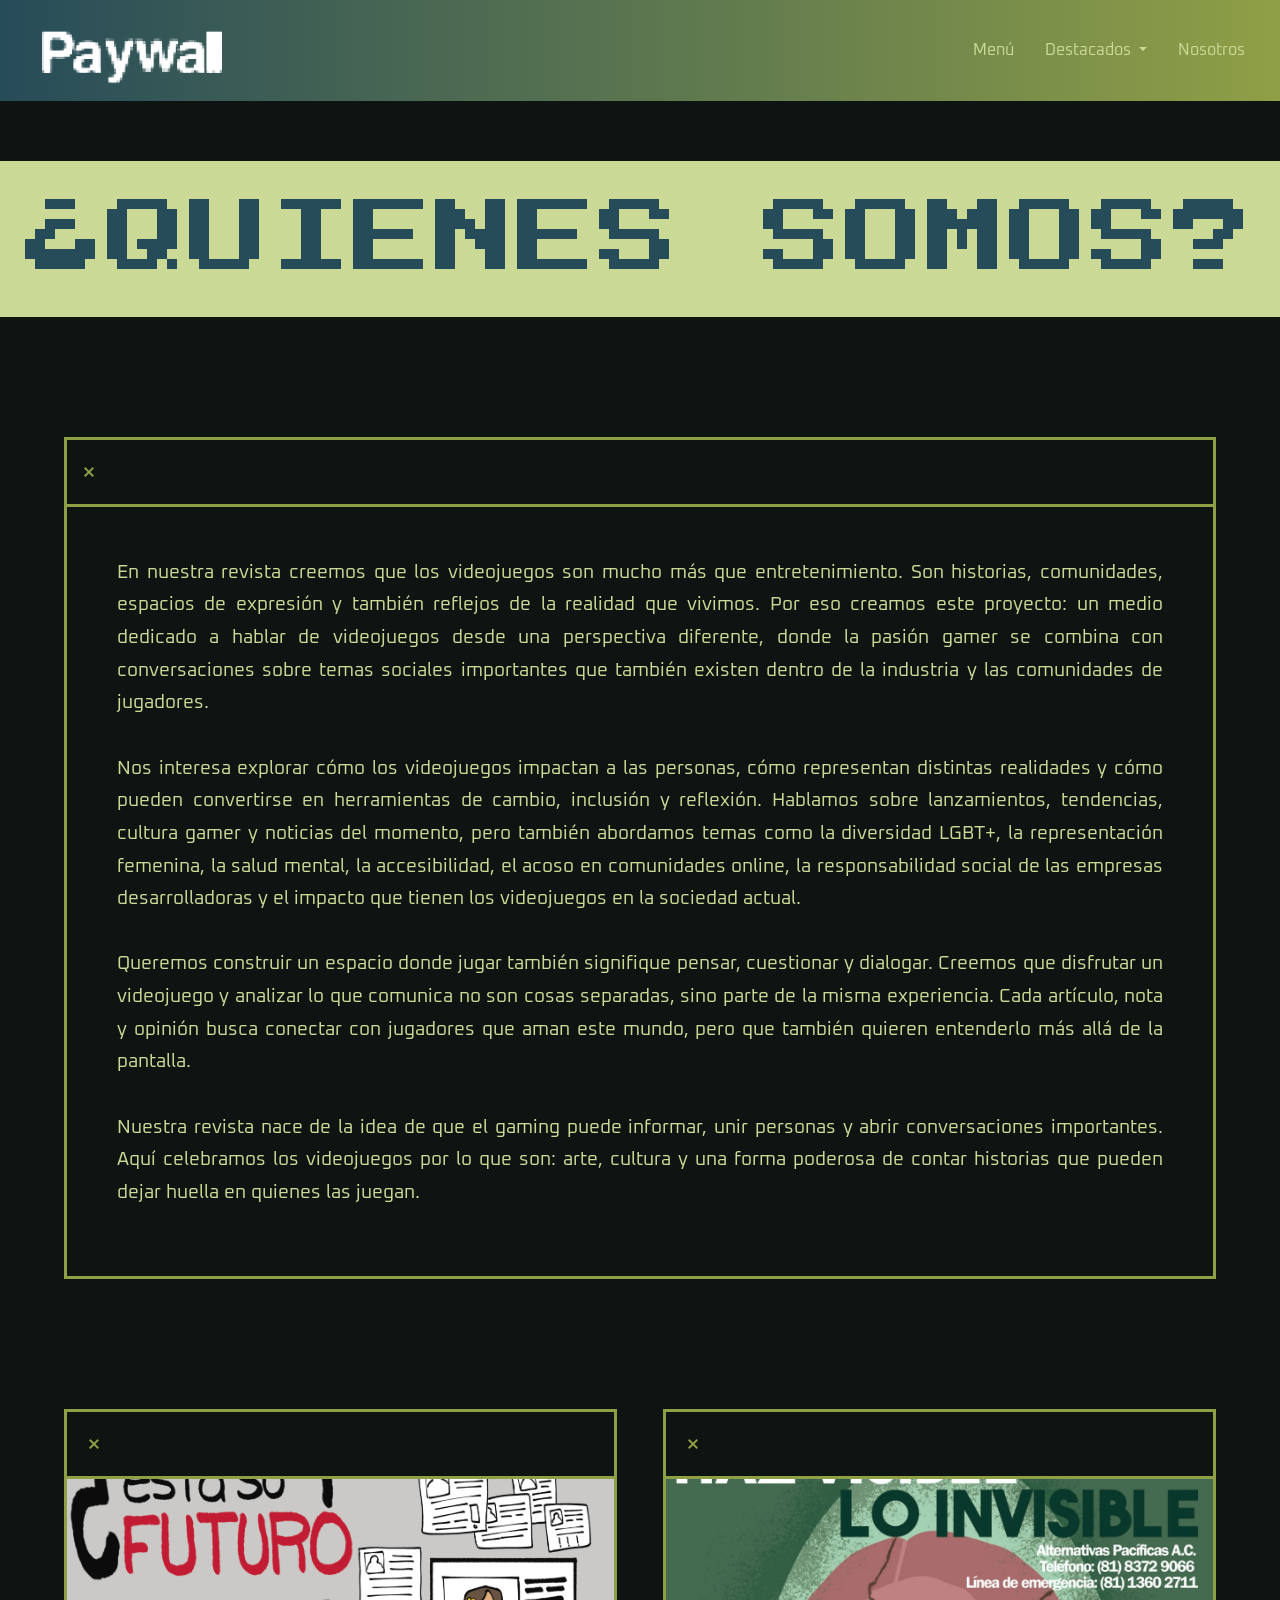
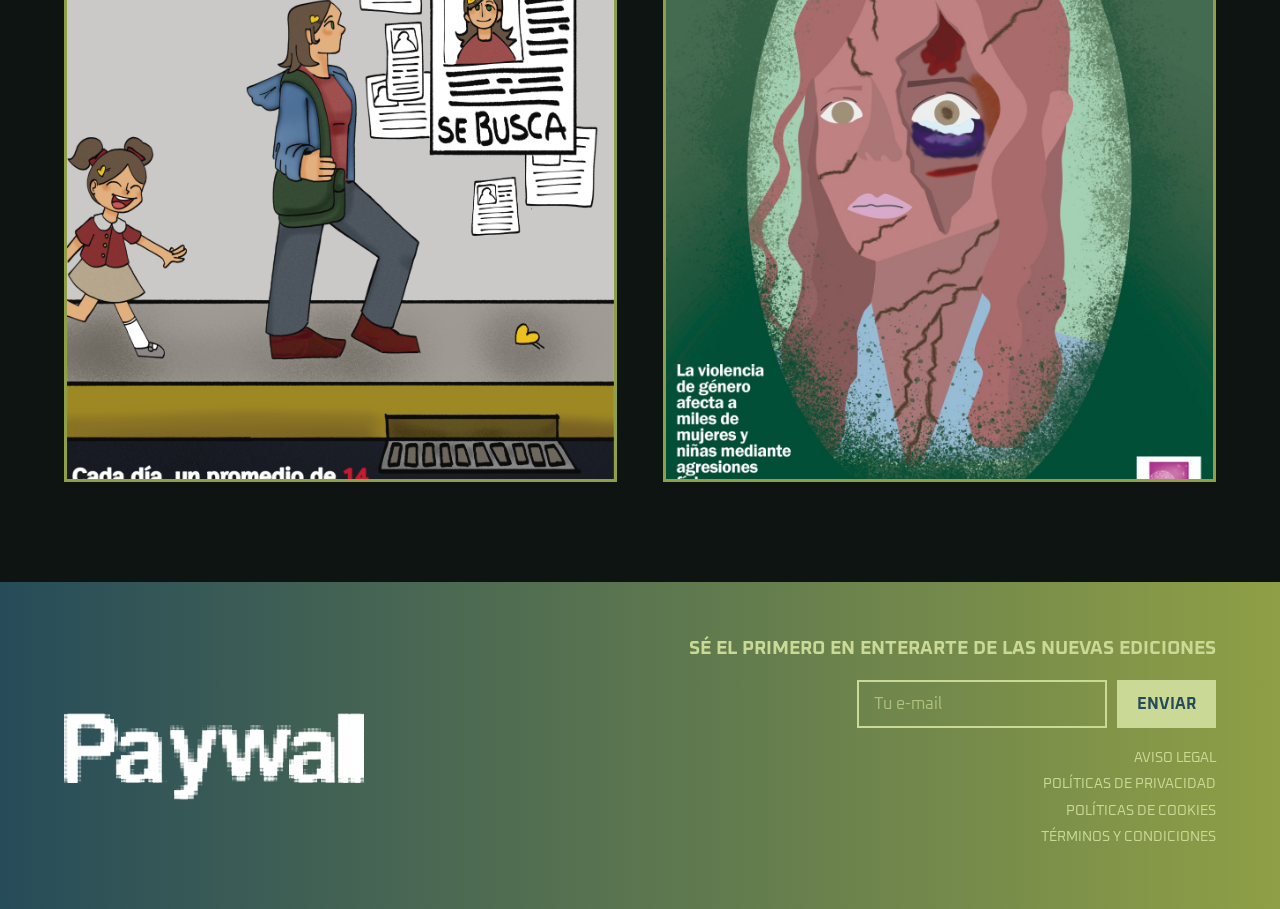
<file: nosotros.html>
<!DOCTYPE html>
<html lang="es">
<head>
    <meta charset="UTF-8">
    <meta name="viewport" content="width=device-width, initial-scale=1.0">
    <link rel="stylesheet" href="paywall.css">
    <link href="https://cdn.jsdelivr.net/npm/bootstrap@5.3.8/dist/css/bootstrap.min.css" rel="stylesheet" integrity="sha384-sRIl4kxILFvY47J16cr9ZwB07vP4J8+LH7qKQnuqkuIAvNWLzeN8tE5YBujZqJLB" crossorigin="anonymous">
    <link href="https://fonts.googleapis.com/css2?family=Press+Start+2P&display=swap" rel="stylesheet">
    <link href="https://fonts.googleapis.com/css2?family=Oxanium:wght@200..800&family=Press+Start+2P&display=swap" rel="stylesheet">
    <link rel="stylesheet" href="https://fonts.googleapis.com/css2?family=Material+Symbols+Outlined:opsz,wght,FILL,GRAD@24,400,0,0&icon_names=close_small" />
    <title>Paywall</title>
</head>
<body>
    
   
    <nav class="navbar navbar-expand-lg mi-barra-nav">
        <div class="container-fluid">
            <a class="navbar-brand logo-paywall" href="index.html">
             <img src="logopaywall.png" alt="Paywall" width="180">
            </a>

            <button class="navbar-toggler" type="button" data-bs-toggle="collapse" data-bs-target="#menuPaywall">
                <span class="navbar-toggler-icon"></span>
            </button>

            <div class="collapse navbar-collapse" id="menuPaywall">
                <ul class="navbar-nav ms-auto mb-2 mb-lg-0">
                    <li class="nav-item">
                    <a class="nav-link boton-nav" href="menu.html">Menú</a>
                    </li>
                
                    <li class="nav-item dropdown">
                        <a class="nav-link dropdown-toggle boton-nav" href="#" role="button" data-bs-toggle="dropdown">
                            Destacados
                        </a>
                        <ul class="dropdown-menu caja-opciones">
                            <li><a class="dropdown-item item-link" href="npc.html">NPC</a></li>
                            <li><a class="dropdown-item item-link" href="gameaid.html">Game Aid</a></li>
                            <li><a class="dropdown-item item-link" href="mutepo.html">Mute point</a></li>
                        </ul>
                    </li>

                    <li class="nav-item">
                        <a class="nav-link boton-nav" href="nosotros.html">Nosotros</a>
                    </li>
                </ul>
            </div>
        </div>
    </nav>




    <!-- ENCABEZADO NOSOTROS------------------------ -->

    <header class="encabezado-quienes-somos">
        <div class="barra-titulo-somos">
            <h1 class="titulo-somos">¿QUIENES SOMOS?</h1>
        </div>
    </header>


    <!-- ARTICULO NOSOTROS---------------------------------------------------------------- -->

    <section class="seccion-manifiesto">
        <div class="contenedor-manifiesto-max">
            
            <div class="ventana-retro-manifiesto">
                <div class="cabecera-verde">
                    <span class="material-symbols-outlined">close_small</span>
                </div>
                
                <div class="contenido-loading">
                    <p class="texto-evolucion">
                        En nuestra revista creemos que los videojuegos son mucho más que entretenimiento. Son historias, comunidades, espacios de expresión y también reflejos de la realidad que vivimos. Por eso creamos este proyecto: un medio dedicado a hablar de videojuegos desde una perspectiva diferente, donde la pasión gamer se combina con conversaciones sobre temas sociales importantes que también existen dentro de la industria y las comunidades de jugadores.
                        <br><br>
                        Nos interesa explorar cómo los videojuegos impactan a las personas, cómo representan distintas realidades y cómo pueden convertirse en herramientas de cambio, inclusión y reflexión. Hablamos sobre lanzamientos, tendencias, cultura gamer y noticias del momento, pero también abordamos temas como la diversidad LGBT+, la representación femenina, la salud mental, la accesibilidad, el acoso en comunidades online, la responsabilidad social de las empresas desarrolladoras y el impacto que tienen los videojuegos en la sociedad actual.
                        <br><br>
                        Queremos construir un espacio donde jugar también signifique pensar, cuestionar y dialogar. Creemos que disfrutar un videojuego y analizar lo que comunica no son cosas separadas, sino parte de la misma experiencia. Cada artículo, nota y opinión busca conectar con jugadores que aman este mundo, pero que también quieren entenderlo más allá de la pantalla.
                        <br><br>
                        Nuestra revista nace de la idea de que el gaming puede informar, unir personas y abrir conversaciones importantes. Aquí celebramos los videojuegos por lo que son: arte, cultura y una forma poderosa de contar historias que pueden dejar huella en quienes las juegan.
                    </p>
                </div>
            </div>

        </div>
    </section>



    <!-- ILUSTRACION PIA---------------------- -->

    <section class="seccion-galeria-final">
        <div class="contenedor-galeria-max">
            
            <div class="ventana-max">
                <div class="pestaña-v">
                    <span class="material-symbols-outlined">close_small</span>
                </div>
                <div class="cuerpo-imagen-max">
                    <img src="noemi.png" alt="Campaña Social Infancia" class="img-fit-cover">
                </div>
            </div>

            <div class="ventana-max">
                <div class="pestaña-v">
                    <span class="material-symbols-outlined">close_small</span>
                </div>
                <div class="cuerpo-imagen-max">
                    <img src="adri.jpeg" alt="Concientización Alternativas Pacíficas" class="img-fit-cover">
                </div>
            </div>

        </div>
    </section>





    <!-- CINTA FINAL---------------------------------------------------------- -->

    <section class="cinta-final">
        <div class="contenedor-cinta">
            <div class="bloque-logo">
                <img src="logopaywall.png" alt="Paywall Logo" class="logo-footer">
            </div>

            <div class="bloque-newsletter">
                <h3 class="txt-newsletter-grande">SÉ EL PRIMERO EN ENTERARTE DE LAS NUEVAS EDICIONES</h3>
                
                <div class="caja-suscripcion">
                    <input type="email" placeholder="Tu e-mail" class="input-email">
                    <button type="submit" class="btn-enviar">ENVIAR</button>
                </div>

                <ul class="lista-info">
                    <li>AVISO LEGAL</li>
                    <li>POLÍTICAS DE PRIVACIDAD</li>
                    <li>POLÍTICAS DE COOKIES</li>
                    <li>TÉRMINOS Y CONDICIONES</li>
                </ul>
            </div>
        </div>
    </section>

















    <script src="https://cdn.jsdelivr.net/npm/bootstrap@5.3.8/dist/js/bootstrap.bundle.min.js" integrity="sha384-FKyoEForCGlyvwx9Hj09JcYn3nv7wiPVlz7YYwJrWVcXK/BmnVDxM+D2scQbITxI" crossorigin="anonymous"></script>

</body>
</html>
</file>
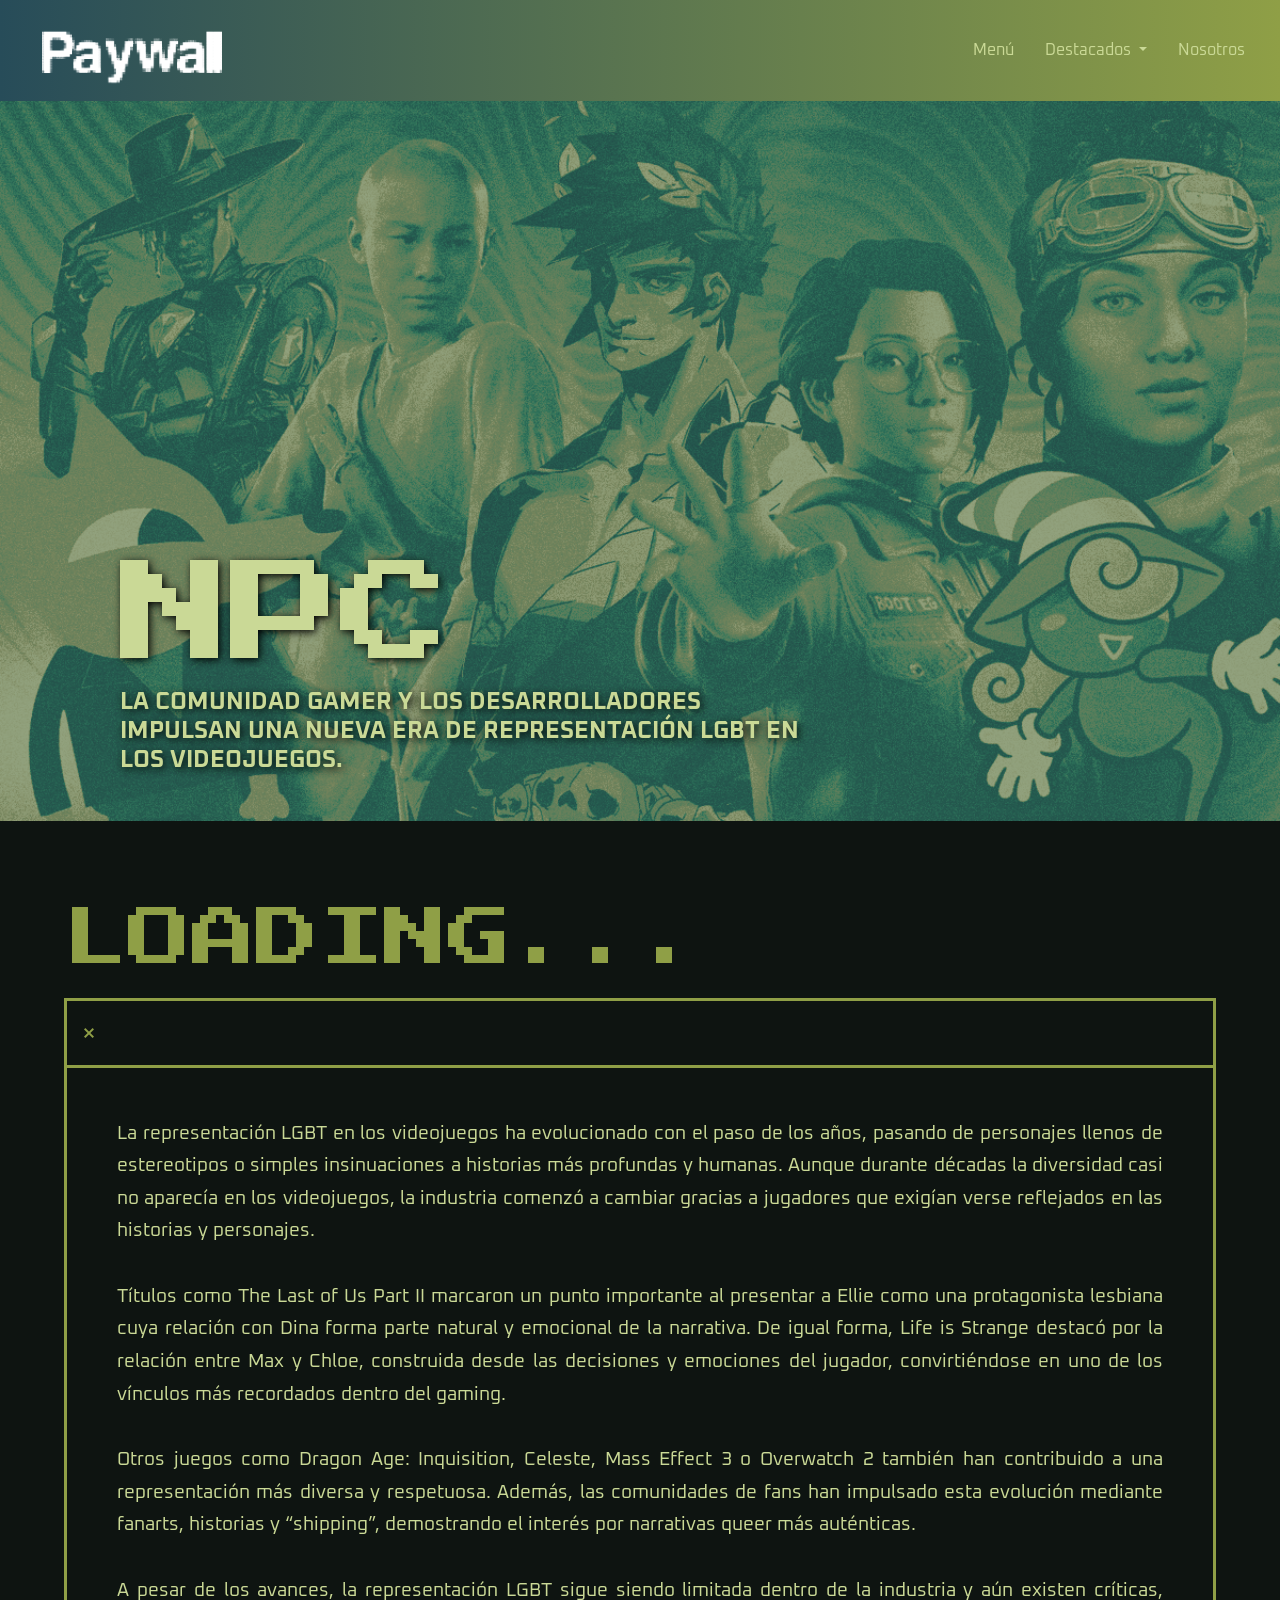
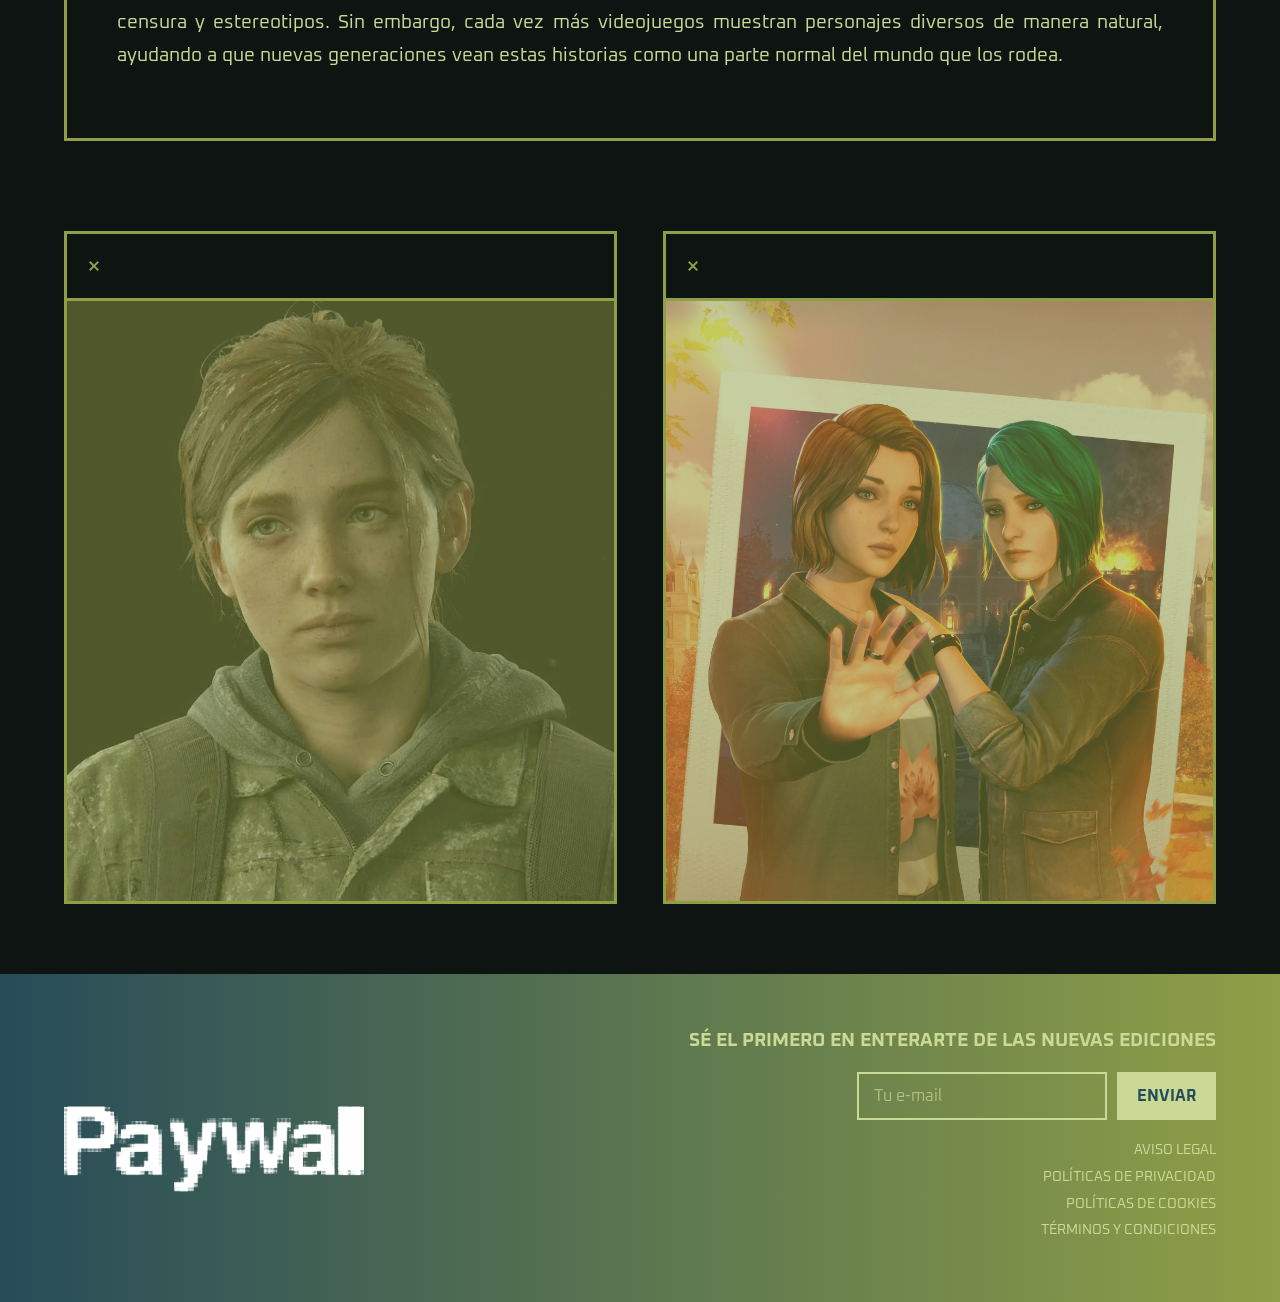
<file: npc.html>
<!DOCTYPE html>
<html lang="es">
<head>
    <meta charset="UTF-8">
    <meta name="viewport" content="width=device-width, initial-scale=1.0">
    <link rel="stylesheet" href="paywall.css">
    <link href="https://cdn.jsdelivr.net/npm/bootstrap@5.3.8/dist/css/bootstrap.min.css" rel="stylesheet" integrity="sha384-sRIl4kxILFvY47J16cr9ZwB07vP4J8+LH7qKQnuqkuIAvNWLzeN8tE5YBujZqJLB" crossorigin="anonymous">
    <link href="https://fonts.googleapis.com/css2?family=Press+Start+2P&display=swap" rel="stylesheet">
    <link href="https://fonts.googleapis.com/css2?family=Oxanium:wght@200..800&family=Press+Start+2P&display=swap" rel="stylesheet">
    <link rel="stylesheet" href="https://fonts.googleapis.com/css2?family=Material+Symbols+Outlined:opsz,wght,FILL,GRAD@24,400,0,0&icon_names=close_small" />


    <title>Paywall</title>
</head>
<body>
    
   
     <nav class="navbar navbar-expand-lg mi-barra-nav">
        <div class="container-fluid">
            <a class="navbar-brand logo-paywall" href="index.html">
             <img src="logopaywall.png" alt="Paywall" width="180">
            </a>

            <button class="navbar-toggler" type="button" data-bs-toggle="collapse" data-bs-target="#menuPaywall">
                <span class="navbar-toggler-icon"></span>
            </button>

            <div class="collapse navbar-collapse" id="menuPaywall">
                <ul class="navbar-nav ms-auto mb-2 mb-lg-0">
                    <li class="nav-item">
                    <a class="nav-link boton-nav" href="menu.html">Menú</a>
                    </li>
                
                    <li class="nav-item dropdown">
                        <a class="nav-link dropdown-toggle boton-nav" href="#" role="button" data-bs-toggle="dropdown">
                            Destacados
                        </a>
                        <ul class="dropdown-menu caja-opciones">
                            <li><a class="dropdown-item item-link" href="npc.html">NPC</a></li>
                            <li><a class="dropdown-item item-link" href="gameaid.html">Game Aid</a></li>
                            <li><a class="dropdown-item item-link" href="mutepo.html">Mute point</a></li>
                        </ul>
                    </li>

                    <li class="nav-item">
                        <a class="nav-link boton-nav" href="nosotros.html">Nosotros</a>
                    </li>
                </ul>
            </div>
        </div>
    </nav>


    <!-- PORTADA DE ARTICULO--------------------------------- -->

    <section class="seccion-portada-art portada-npc">
        <div class="overlay-art"></div>
        
        <div class="contenido-art">
            <h2 class="titulo-art">NPC</h2>
            <p class="balazo-art">
                La comunidad gamer y los desarrolladores impulsan una nueva era de representación LGBT en los videojuegos.
            </p>
        </div>
    </section>


    <!-- ARTICULO--------------------------------- -->

    <section class="seccion-loading">
        <div class="contenedor-ventana">
            <h2 class="titulo-fuera">Loading...</h2>

            <div class="caja-loading">
                <div class="cabecera-verde">
                    <span class="material-symbols-outlined">close_small</span>
                </div>
                
                <div class="contenido-loading">
                    <p class="texto-evolucion">
                        La representación LGBT en los videojuegos ha evolucionado con el paso de los años, pasando de personajes llenos de estereotipos o simples insinuaciones a historias más profundas y humanas. Aunque durante décadas la diversidad casi no aparecía en los videojuegos, la industria comenzó a cambiar gracias a jugadores que exigían verse reflejados en las historias y personajes.
                        <br><br>
                        Títulos como The Last of Us Part II marcaron un punto importante al presentar a Ellie como una protagonista lesbiana cuya relación con Dina forma parte natural y emocional de la narrativa. De igual forma, Life is Strange destacó por la relación entre Max y Chloe, construida desde las decisiones y emociones del jugador, convirtiéndose en uno de los vínculos más recordados dentro del gaming.
                        <br><br>
                        Otros juegos como Dragon Age: Inquisition, Celeste, Mass Effect 3 o Overwatch 2 también han contribuido a una representación más diversa y respetuosa. Además, las comunidades de fans han impulsado esta evolución mediante fanarts, historias y “shipping”, demostrando el interés por narrativas queer más auténticas.
                        <br><br>
                        A pesar de los avances, la representación LGBT sigue siendo limitada dentro de la industria y aún existen críticas, censura y estereotipos. Sin embargo, cada vez más videojuegos muestran personajes diversos de manera natural, ayudando a que nuevas generaciones vean estas historias como una parte normal del mundo que los rodea.
                    </p>
                </div>
            </div>
        </div>
    </section>




    <section class="seccion-galeria-grandes">
        <div class="contenedor-galeria-max">
            
            <div class="ventana-max">
                <div class="pestaña-v">
                    <span class="material-symbols-outlined">close_small</span>
                </div>
                <div class="cuerpo-imagen-max">
                    <div class="overlay-verde-60"></div>
                    <img src="ellie.jpg" alt="Ellie TLOU2" class="img-fit-cover">
                </div>
            </div>

            <div class="ventana-max">
                <div class="pestaña-v">
                    <span class="material-symbols-outlined">close_small</span>
                </div>
                <div class="cuerpo-imagen-max">
                    <div class="overlay-verde-60"></div>
                    <img src="lifeiss.jpg" alt="Life is Strange" class="img-fit-cover">
                </div>
            </div>

        </div>
    </section>



    <!-- CINTA FINAL---------------------------------------------------------- -->

        <section class="cinta-final">
            <div class="contenedor-cinta">
                <div class="bloque-logo">
                    <img src="logopaywall.png" alt="Paywall Logo" class="logo-footer">
                </div>

                <div class="bloque-newsletter">
                    <h3 class="txt-newsletter-grande">SÉ EL PRIMERO EN ENTERARTE DE LAS NUEVAS EDICIONES</h3>
                    
                    <div class="caja-suscripcion">
                        <input type="email" placeholder="Tu e-mail" class="input-email">
                        <button type="submit" class="btn-enviar">ENVIAR</button>
                    </div>

                    <ul class="lista-info">
                        <li>AVISO LEGAL</li>
                        <li>POLÍTICAS DE PRIVACIDAD</li>
                        <li>POLÍTICAS DE COOKIES</li>
                        <li>TÉRMINOS Y CONDICIONES</li>
                    </ul>
                </div>
            </div>
        </section>







    <script src="https://cdn.jsdelivr.net/npm/bootstrap@5.3.8/dist/js/bootstrap.bundle.min.js" integrity="sha384-FKyoEForCGlyvwx9Hj09JcYn3nv7wiPVlz7YYwJrWVcXK/BmnVDxM+D2scQbITxI" crossorigin="anonymous"></script>

</body>
</html>
</file>
<file: paywall.css>
:root{
    --titulos: 'Press Start 2P';
    --cuerpo: 'Oxanium';
    --verde-fondo: #0e1411; 
    --verde-fuerte: #274c59;
    --verde-amarillento: #cad996;
    --verde: #8f9f46;
    --blanco: #f2f2f2;
}


/* BARRA NAV--------------------------------------- */


.mi-barra-nav {
    background: linear-gradient(90deg, var(--verde-fuerte) 0%, var(--verde) 100%) !important;
    min-height: 80px; /
}

.logo-paywall{
    padding-left: 30px;
    padding-top: 100px;
    padding-bottom: 100px;
}

.boton-nav {
    color: var(--verde-amarillento) !important;
    font-family: var(--cuerpo);
    font-weight: bold;
    text-transform: capitalize;
    margin-right: 15px;
    
}

.boton-nav:hover {
    color: var(--verde-fuerte) !important;
}

.caja-opciones {
    background-color: var(--verde-fuerte);
    border: 2px solid var(--verde-amarillento);
}

.item-link {
    color: var(--verde-amarillento);
    font-family: var(--cuerpo);
}

.item-link:hover {
    background-color: var(--verde);
    color: var(--verde-amarillento);
}

.navbar-toggler {
    border-color: var(--verde-amarillento) !important;
    background-color: rgba(255, 255, 255, 0.1); 
}

.navbar-toggler-icon {
    filter: invert(80%) sepia(20%) saturate(1000%) hue-rotate(30deg);
}

/* CARRUSEL-------------------------------- */

.img-carrusel {
    height: 500px;
    object-fit: cover; 
}

.carousel-item {
    position: relative;
}

.overlay {
    position: absolute;
    top: 0;
    left: 0;
    width: 100%;
    height: 100%;
    background-color: var(--verde-fuerte);
    opacity: 0.5; 
    z-index: 1;
}

.carousel-caption {
    z-index: 2;
    text-align: left; 
    left: 10%;
    bottom: 20%;
}

.titulo-carrusel {
    font-family: var(--titulos);
    color: var(--blanco);
    font-size: 5rem;
    text-shadow: 2px 2px 0px #000; 
    margin-bottom: 1rem;
    text-align: left;
}

.subtitulo-carrusel {
    font-family: var(--cuerpo);
    color: var(--verde-amarillento);
    font-size: 1.5rem;
    max-width: 600px;
    text-align: left;
    text-shadow: 2px 2px 0px #000; 

}


.carousel-item a {
    text-decoration: none;
}

/* EXCLUSIVOS---------------------- */

.seccion-exclusivos {
    background-color: var(--verde-fondo); 
    padding: 50px 20px;
    text-align: center;
}

.titulo-seccion {
    font-family: var(--titulos);
    color: var(--verde-amarillento);
    margin-bottom: 40px;
    font-size: 3rem;
}

.contenedor-exclusivos {
    display: flex;
    flex-direction: column; 
    gap: 20px;
    max-width: 900px;
    margin: 0 auto;
}

.tarjeta-exclusiva {
    position: relative;
    display: block;
    height: 150px;
    border: 2px solid var(--verde-fuerte);
    overflow: hidden;
    text-decoration: none;
    transition: transform 0.3s ease; 
}

.tarjeta-exclusiva:hover {
    transform: translateY(-8px); 
}

.tarjeta-exclusiva img {
    width: 100%;
    height: 100%;
    object-fit: cover;
}

.capa-verde {
    position: absolute;
    top: 0;
    left: 0;
    width: 100%;
    height: 100%;
    background-color: var(--verde-fuerte);
    opacity: 0.7; 
    transition: opacity 0.3s ease;
    z-index: 1;
}

.tarjeta-exclusiva:hover .capa-verde {
    opacity: 0.9;
}

.texto-tarjeta {
    position: absolute;
    top: 50%;
    left: 30px;
    transform: translateY(-50%);
    z-index: 2;
    text-align: left;
}

.texto-tarjeta h2 {
    font-family: var(--cuerpo);
    color: var(--blanco);
    font-weight: bold;
    margin-bottom: 5px;
    font-size: 2.3rem;
}

.texto-tarjeta p {
    font-family: var(--cuerpo);
    color: var(--verde-amarillento);
    margin: 0;
    font-size: 1.2rem;
}




/* ANUNCIO VOLUMEN-------------------------------------------------------------------------------- */

.seccion-anuncio {
    background-color: var(--verde-fondo);
    padding: 80px 0; 
    display: flex;
    justify-content: center;
    width: 100%;
}


.contenedor-principal-v {
    background-color: var(--verde-fuerte);
    padding: 60px; 
    display: flex;
    gap: 50px; 
    width: 90%; 
    max-width: 1400px; 
    box-sizing: border-box;
}

.caja-borde-blanco {
    border: 3px solid var(--blanco); 
    background-color: var(--verde-fuerte);
    flex: 2;
    display: flex;
    flex-direction: column;
}

.pestaña-x {
    border-bottom: 3px solid var(--blanco);
    padding: 10px 15px;
    color: var(--blanco);
}

.contenido-txt {
    padding: 40px; 
}

.titulo-v {
    font-family: var(--titulos);
    color: var(--blanco);
    font-size: 2.5rem; 
    margin-bottom: 25px;
    line-height: 1.2;
}

.parrafo-v {
    font-family: var(--cuerpo);
    color: var(--verde-amarillento);
    font-size: 1.3rem; 
    line-height: 1.6;
}

.caja-imagen {
    flex: 1;
    justify-content: center;
    align-items: center;
    padding: 30px;
    max-width: 400px; 
    transition: transform 0.4s cubic-bezier(0.175, 0.885, 0.32, 1.275); 
    cursor: pointer;
}

.caja-imagen:hover {
    transform: translateY(-20px); 
    box-shadow: 0 15px 30px rgba(0, 0, 0, 0.3); 
}

.marco-foto {
    border: 3px solid var(--blanco);
    padding: 0;
    line-height: 0; 
}

.img-final {
    width: 100%;
    display: block;
}

@media (max-width: 1024px) {
    .contenedor-principal-v {
        gap: 30px;
        padding: 40px;
    }
    .titulo-v { font-size: 2rem; }
}

@media (max-width: 768px) {
    .contenedor-principal-v {
        flex-direction: column;
        align-items: center;
        width: 95%;
    }
    .caja-imagen {
        max-width: 100%;
        order: -1; 
    }
}





/* REDES SOCIALES------------------------------------------------ */

.seccion-social-superior, 
.espacio-vacio-final {
    background-color: var(--verde-fondo);
    width: 100%;
    padding: 60px 0; 
}

.seccion-social-superior {
    text-align: center;
}

/* Títulos */
.titulo-pixel {
    font-family: var(--titulos);
    color: var(--verde-amarillento);
    font-size: 4rem;
    margin-bottom: 10px;
}

.subtitulo-cuerpo {
    font-family: var(--cuerpo);
    color: var(--verde-amarillento);
    font-size: 2.5rem;
    margin: 0;
}

.barra-redes {
    background-color: var(--verde-amarillento);
    width: 100%;
    padding: 40px 0;
    display: flex;
    justify-content: center;
}

.contenedor-iconos {
    display: flex;
    justify-content: center;
    align-items: center;
    gap: 120px; 
    width: 90%;
    max-width: 1200px; 
}


.link-social img { width: 90px; height: auto; display: block; }
.link-social-small img { width: 75px; height: auto; display: block; }

.link-social:hover, .link-social-small:hover {
    transform: translateY(-8px);
    filter: drop-shadow(0 8px 6px --verde);
}


@media (max-width: 768px) {
    .contenedor-iconos {
        gap: 30px; 
    }
    .seccion-social-superior, .espacio-vacio-final {
        padding: 40px 0;
    }
}



/* ----------CINTA FINAL ------------------------------- */

.cinta-final {
    background: linear-gradient(to right, var(--verde-fuerte), var(--verde));
    width: 100%;
    padding: 55px 0;
    display: flex;
    justify-content: center;
}

.contenedor-cinta {
    width: 90%;
    max-width: 1200px;
    display: flex;
    justify-content: space-between;
    align-items: center;
}

.logo-footer {
    width: 300px; 
    height: auto;
    display: block;
}

.bloque-newsletter {
    text-align: right;
    max-width: 600px;
}

.txt-newsletter-grande {
    font-family: var(--cuerpo);
    color: var(--verde-amarillento);
    font-size: 1.2rem; 
    font-weight: bold;
    margin-bottom: 20px;
}

.caja-suscripcion {
    display: flex;
    justify-content: flex-end;
    gap: 10px;
    margin-bottom: 20px;
}

.input-email {
    background-color: transparent;
    border: 2px solid var(--verde-amarillento);
    padding: 10px 15px;
    font-family: var(--cuerpo);
    color: var(--verde-amarillento);
    width: 250px;
    outline: none;
}

.input-email::placeholder {
    color: var(--verde-amarillento);
    opacity: 0.7;
}

.btn-enviar {
    background-color: var(--verde-amarillento);
    border: none;
    color: var(--verde-fuerte);
    font-family: var(--cuerpo);
    font-weight: bold;
    padding: 10px 20px;
    cursor: pointer;
    transition: background 0.3s ease;
}

.btn-enviar:hover {
    background-color: var(--blanco);
}

.lista-info {
    list-style: none;
    padding: 0;
    margin: 0;
}

.lista-info li {
    font-family: var(--cuerpo);
    color: var(--verde-amarillento);
    font-size: 0.9rem; 
    margin-bottom: 5px;
    cursor: pointer;
}

@media (max-width: 768px) {
    .contenedor-cinta {
        flex-direction: column;
        text-align: center;
        gap: 40px;
    }
    .bloque-newsletter {
        text-align: center;
    }
    .caja-suscripcion {
        justify-content: center;
    }
}


/* SECCION DE NOTICIAS-MENU-------------------------------------- */

.seccion-update {
    display: flex;
    width: 100%;
    min-height: 500px; 
    flex-wrap: wrap; 
}

/* Columna de Texto */
.columna-info {
    flex: 1; 
    background-color: var(--verde-amarillento);
    display: flex;
    justify-content: center; 
    align-items: center;    
    padding: 50px;
    min-width: 320px;
}

.contenedor-texto {
    text-align: left; 
    max-width: 500px; 
}

.link-update {
    text-decoration: none;
}

.titulo-update {
    font-family: var(--titulos);
    color: var(--verde);
    font-size: 3.5rem;
    margin-bottom: 20px;
    transition: color 0.3s ease;
}

.titulo-update:hover {
    color: var(--verde-fuerte);
}

.subtitulo-update {
    font-family: var(--cuerpo);
    color: var(--verde-fuerte);
    font-size: 1.8rem; 
    font-weight: bold;
    margin-bottom: 15px;
}

.cuerpo-update {
    font-family: var(--cuerpo);
    color: var(--verde-fuerte);
    font-size: 1.2rem;
    line-height: 1.6;
}

.columna-imagen {
    flex: 1; 
    position: relative;
    overflow: hidden;
    min-width: 320px;
}

.img-zelda {
    width: 100%;
    height: 100%;
    object-fit: cover; 
    display: block;
}

.overlay-verde {
    position: absolute;
    top: 0;
    left: 0;
    width: 100%;
    height: 100%;
    background-color: var(--verde-fuerte);
    opacity: 0.5; /* 50% de opacidad inicial */
    transition: opacity 0.4s ease;
    z-index: 1;
}

.columna-imagen:hover .overlay-verde {
    opacity: 0;
}

@media (max-width: 768px) {
    .seccion-update {
        flex-direction: column;
    }
    .columna-info, .columna-imagen {
        flex: none;
        width: 100%;
    }
}


/* dos-------------------- */
.seccion-reviews {
    display: flex;
    width: 100%;
    min-height: 500px;
    flex-wrap: wrap;
}

.columna-info-rev {
    flex: 1;
    background-color: var(--verde); 
    display: flex;
    justify-content: center;
    align-items: center;
    padding: 50px;
    min-width: 320px;
}

.contenedor-texto-rev {
    text-align: right; 
    max-width: 500px;
}

.link-reviews {
    text-decoration: none;
}

.titulo-reviews {
    font-family: var(--titulos);
    color: var(--verde-fuerte); 
    font-size: 3.5rem;
    margin-bottom: 20px;
    transition: color 0.3s ease;
}

.titulo-reviews:hover {
    color: var(--verde-amarillento);
}

.subtitulo-reviews {
    font-family: var(--cuerpo);
    color: var(--verde-amarillento); 
    font-size: 1.8rem;
    font-weight: bold;
    margin-bottom: 15px;
}

.cuerpo-reviews {
    font-family: var(--cuerpo);
    color: var(--verde-amarillento); 
    font-size: 1.2rem;
    line-height: 1.6;
}

.columna-imagen-rev {
    flex: 1;
    position: relative;
    overflow: hidden;
    min-width: 320px;
}

.img-rev {
    width: 100%;
    height: 100%;
    object-fit: cover;
    display: block;
}

.overlay-verde-rev {
    position: absolute;
    top: 0;
    left: 0;
    width: 100%;
    height: 100%;
    background-color: var(--verde-fuerte);
    opacity: 0.5; /* 50% de opacidad */
    transition: opacity 0.4s ease;
    z-index: 1;
}

.columna-imagen-rev:hover .overlay-verde-rev {
    opacity: 0;
}


@media (max-width: 768px) {
    .seccion-reviews {
        flex-direction: column-reverse; 
    }
    .columna-info-rev, .columna-imagen-rev {
        flex: none;
        width: 100%;
    }
}



/* SUSCRIPCION------------------------------- */

.seccion-aventura-limpia {
    background-color: var(--verde-fondo);
    padding: 120px 0; 
    display: flex;
    justify-content: center;
    width: 100%;
}

.contenedor-aventura-max {
    width: 95%; 
    max-width: 1300px; 
    display: flex;
    justify-content: center;
}

.ventana-retro {
    background-color: var(--verde-fondo); 
    border: 3px solid var(--verde-amarillento);
    width: 100%;
    display: flex;
    flex-direction: column;
}

.cabecera-x {
    border-bottom: 3px solid var(--verde-amarillento);
    padding: 15px 20px;
    color: var(--verde-amarillento);
}

.contenido-grande {
    padding: 80px 60px; 
    text-align: left;
}

.titulo-aventura-max {
    font-family: var(--titulos);
    color: var(--verde-amarillento);
    font-size: 3.5rem; 
    margin-bottom: 40px;
    line-height: 1.1;
}

.cuerpo-aventura-max {
    font-family: var(--cuerpo);
    color: var(--verde-amarillento);
    font-size: 1.6rem; 
    line-height: 1.6;
    margin-bottom: 50px;
    max-width: 900px;
}

.boton-nivel-retro {
    display: inline-block;
    padding: 20px 40px;
    border: 3px solid var(--verde-amarillento);
    background-color: transparent;
    color: var(--verde-amarillento);
    font-family: var(--cuerpo);
    font-size: 1.6rem;
    font-weight: bold;
    text-decoration: none;
    transition: all 0.3s ease;
}

.boton-nivel-retro:hover {
    background-color: var(--verde-amarillento);
    color: var(--verde-fondo); 
}

@media (max-width: 1024px) {
    .titulo-aventura-max { font-size: 2.5rem; }
    .contenido-grande { padding: 60px 40px; }
}

@media (max-width: 768px) {
    .titulo-aventura-max { font-size: 1.8rem; }
    .cuerpo-aventura-max { font-size: 1.2rem; }
    .boton-nivel-retro { font-size: 1.2rem; }
}



/* NPC-PORTADA----------------------------------- */

.seccion-portada-art {
    position: relative;
    width: 100%;
    height: 80vh; 
    background-size: cover;
    background-position: center;
    display: flex;
    align-items: flex-end; 
    justify-content: flex-start; 
    overflow: hidden;
}

.portada-npc { background-image: url('fondoart.png'); }
.portada-gameaid { background-image: url('gameaid.jpeg'); }
.portada-mute { background-image: url('mutepoint.jpeg'); }


.overlay-art {
    position: absolute;
    top: 0;
    left: 0;
    width: 100%;
    height: 100%;
    background-color: var(--verde-fuerte);
    opacity: 0.5;
    z-index: 1;
}

.contenido-art {
    position: relative;
    z-index: 2; 
    padding-bottom: 30px; 
    padding-left: 120px;
    max-width: 800px; 
    text-align: left;
}

.titulo-art {
    font-family: var(--titulos);
    color: var(--verde-amarillento);
    font-size: 7rem; 
    margin-bottom: 5px;
    letter-spacing: -2px;
    /* Mantenemos la sombra sólida para legibilidad */
    text-shadow: 2px 2px 8px rgba(0, 0, 0, 1);
}

.balazo-art {
    font-family: var(--cuerpo);
    color: var(--verde-amarillento);
    font-size: 1.5rem;
    line-height: 1.2;
    text-transform: uppercase; 
    font-weight: bold;
    text-shadow: 2px 2px 8px rgba(0, 0, 0, 1);
}

@media (max-width: 768px) {
    .contenido-art {
        padding: 30px;
    }
    .titulo-art {
        font-size: 5rem;
    }
    .balazo-art {
        font-size: 1rem;
    }
}

/* ARTICULO NPC----------------------------------------------------------- */

.seccion-loading {
    background-color: var(--verde-fondo);
    padding: 80px 0;
    display: flex;
    justify-content: center;
    width: 100%;
}

.contenedor-ventana {
    width: 90%;
    max-width: 1300px;
}

.titulo-fuera {
    font-family: var(--titulos);
    color: var(--verde);
    font-size: 4rem;
    margin-bottom: 20px;
    text-transform: uppercase;
}

.caja-loading {
    border: 3px solid var(--verde);
    background-color: var(--verde-fondo);
    display: flex;
    flex-direction: column;
}

.cabecera-verde {
    border-bottom: 3px solid var(--verde);
    padding: 20px 10px;
    color: var(--verde);
    display: flex;
    justify-content: flex-start;
}


.contenido-loading {
    padding: 50px;
}

.texto-evolucion {
    font-family: var(--cuerpo);
    color: var(--verde-amarillento);
    font-size: 1.2rem;
    line-height: 1.7;
    text-align: justify; 
}

@media (max-width: 768px) {
    .contenido-loading {
        padding: 30px 20px;
    }
    .titulo-fuera {
        font-size: 2.5rem;
    }
    .texto-evolucion {
        font-size: 1rem;
    }
}

/* ---- */

.seccion-galeria-grandes {
    background-color: var(--verde-fondo);
    padding: 10px 0; 
    width: 100%;
    display: flex;
    justify-content: center;
    padding-bottom: 70px;
}

.contenedor-galeria-max {
    display: flex;
    justify-content: space-between; 
    width: 90%;
    max-width: 1300px; 
}


.ventana-max {
    border: 3px solid var(--verde);
    background-color: var(--verde-fondo);
    flex: 0 0 48%; 
    max-width: 630px; 
    display: flex;
    flex-direction: column;
}

.pestaña-v {
    border-bottom: 3px solid var(--verde);
    padding: 20px 15px; 
    color: var(--verde);
    line-height: 0;
}

.pestaña-v span {
    font-size: 24px !important;
}

.cuerpo-imagen-max {
    position: relative;
    width: 100%;
    height: 600px; 
    overflow: hidden;
}

.img-fit-cover {
    width: 100%;
    height: 100%;
    object-fit: cover; 
    display: block;
}


.overlay-verde-60 {
    position: absolute;
    top: 0;
    left: 0;
    width: 100%;
    height: 100%;
    background-color: var(--verde);
    opacity: 0.5;
    z-index: 1;
}

@media (max-width: 1024px) {
    .contenedor-galeria-max {
        gap: 20px;
    }
    .ventana-max {
        flex: 0 0 48%;
    }
}

@media (max-width: 768px) {
    .contenedor-galeria-max {
        flex-direction: column;
        align-items: center;
        gap: 30px;
    }
    .ventana-max {
        width: 100%;
        flex: none;
        max-width: 100%;
    }
    .cuerpo-imagen-max {
        height: 400px; 
    }
}

/* ARTICULO MUTE-POINT------------------------- */

.seccion-mute-point {
    background-color: var(--verde-fondo);
    padding: 80px 0;
    display: flex;
    justify-content: center;
    width: 100%;
}

.contenedor-mute-max {
    width: 90%;
    max-width: 1300px;
}

.fila-layout-mute {
    display: flex;
    gap: 30px; 
    align-items: stretch; 
}


.ventana-texto-mute {
    flex: 2; 
}


.columna-imagenes-mute {
    flex: 1; 
    display: flex;
    flex-direction: column;
    gap: 30px; 
}

.ventana-imagen-short {
    border: 3px solid var(--verde);
    background-color: var(--verde-fondo);
    flex: 1; 
    display: flex;
    flex-direction: column;
}

.padding-short {
    padding: 10px !important; 
}


.cuerpo-img-mute {
    position: relative;
    width: 100%;
    flex: 1; 
    overflow: hidden;
}

@media (max-width: 1024px) {
    .fila-layout-mute {
        gap: 20px;
    }
    .columna-imagenes-mute {
        gap: 20px;
    }
}

@media (max-width: 768px) {
    .fila-layout-mute {
        flex-direction: column; 
    }
    
    .cuerpo-img-mute {
        height: 350px; 
    }
}


/* ARTICULO GAME AID---------------------------------------- */

.seccion-editorial-loading {
    background-color: var(--verde-fondo);
    padding: 80px 0;
    display: flex;
    justify-content: center;
    width: 100%;
}

.contenedor-editorial-max {
    width: 90%;
    max-width: 1300px; 
    display: flex;
    flex-direction: column;
    gap: 30px; 
}

/* Ventana de la imagen superior */
.ventana-editorial-img {
    border: 3px solid var(--verde);
    background-color: var(--verde-fondo);
    display: flex;
    flex-direction: column;
    width: 100%;
}

.cuerpo-foto-editorial {
    position: relative;
    width: 100%;
    height: 380px; 
    overflow: hidden;
}

.ventana-texto-editorial {
    width: 100%;
}


@media (max-width: 768px) {
    .contenedor-editorial-max {
        gap: 20px;
    }
    .cuerpo-foto-editorial {
        height: 220px; 
    }
}


/* ENCABEZADO NOSOTROS----------------------------------- */

.encabezado-quienes-somos {
    background-color: var(--verde-fondo);
    width: 100%;
    padding: 60px 0; 
    display: flex;
    justify-content: center;
    align-items: center;
    box-sizing: border-box;
}

.barra-titulo-somos {
    background-color: var(--verde-amarillento);
    width: 100%;
    padding: 30px 0; 
    display: flex;
    justify-content: center;
    align-items: center;
}

.titulo-somos {
    font-family: var(--titulos);
    color: var(--verde-fuerte);
    font-size: 5rem; 
    margin: 0;
    text-align: center;
    letter-spacing: 2px; 
}

@media (max-width: 768px) {
    .titulo-somos {
        font-size: 2.5rem; 
    }
    .barra-titulo-somos {
        padding: 20px 0;
    }
    .encabezado-quienes-somos {
        padding: 40px 0;
    }
}


/* ARTICULO NOSOTROS-------------------------------------------- */

.seccion-manifiesto {
    background-color: var(--verde-fondo);
    padding: 60px 0 100px 0; 
    display: flex;
    justify-content: center;
    width: 100%;
}

.contenedor-manifiesto-max {
    width: 90%;
    max-width: 1300px; 
}

.ventana-retro-manifiesto {
    border: 3px solid var(--verde);
    background-color: var(--verde-fondo);
    display: flex;
    flex-direction: column;
    width: 100%;
}

/* ilustracion PIA --------------------------------*/

.seccion-galeria-final {
    background-color: var(--verde-fondo);
    padding: 30px 0 100px 0; 
    width: 100%;
    display: flex;
    justify-content: center;
}
</file>
